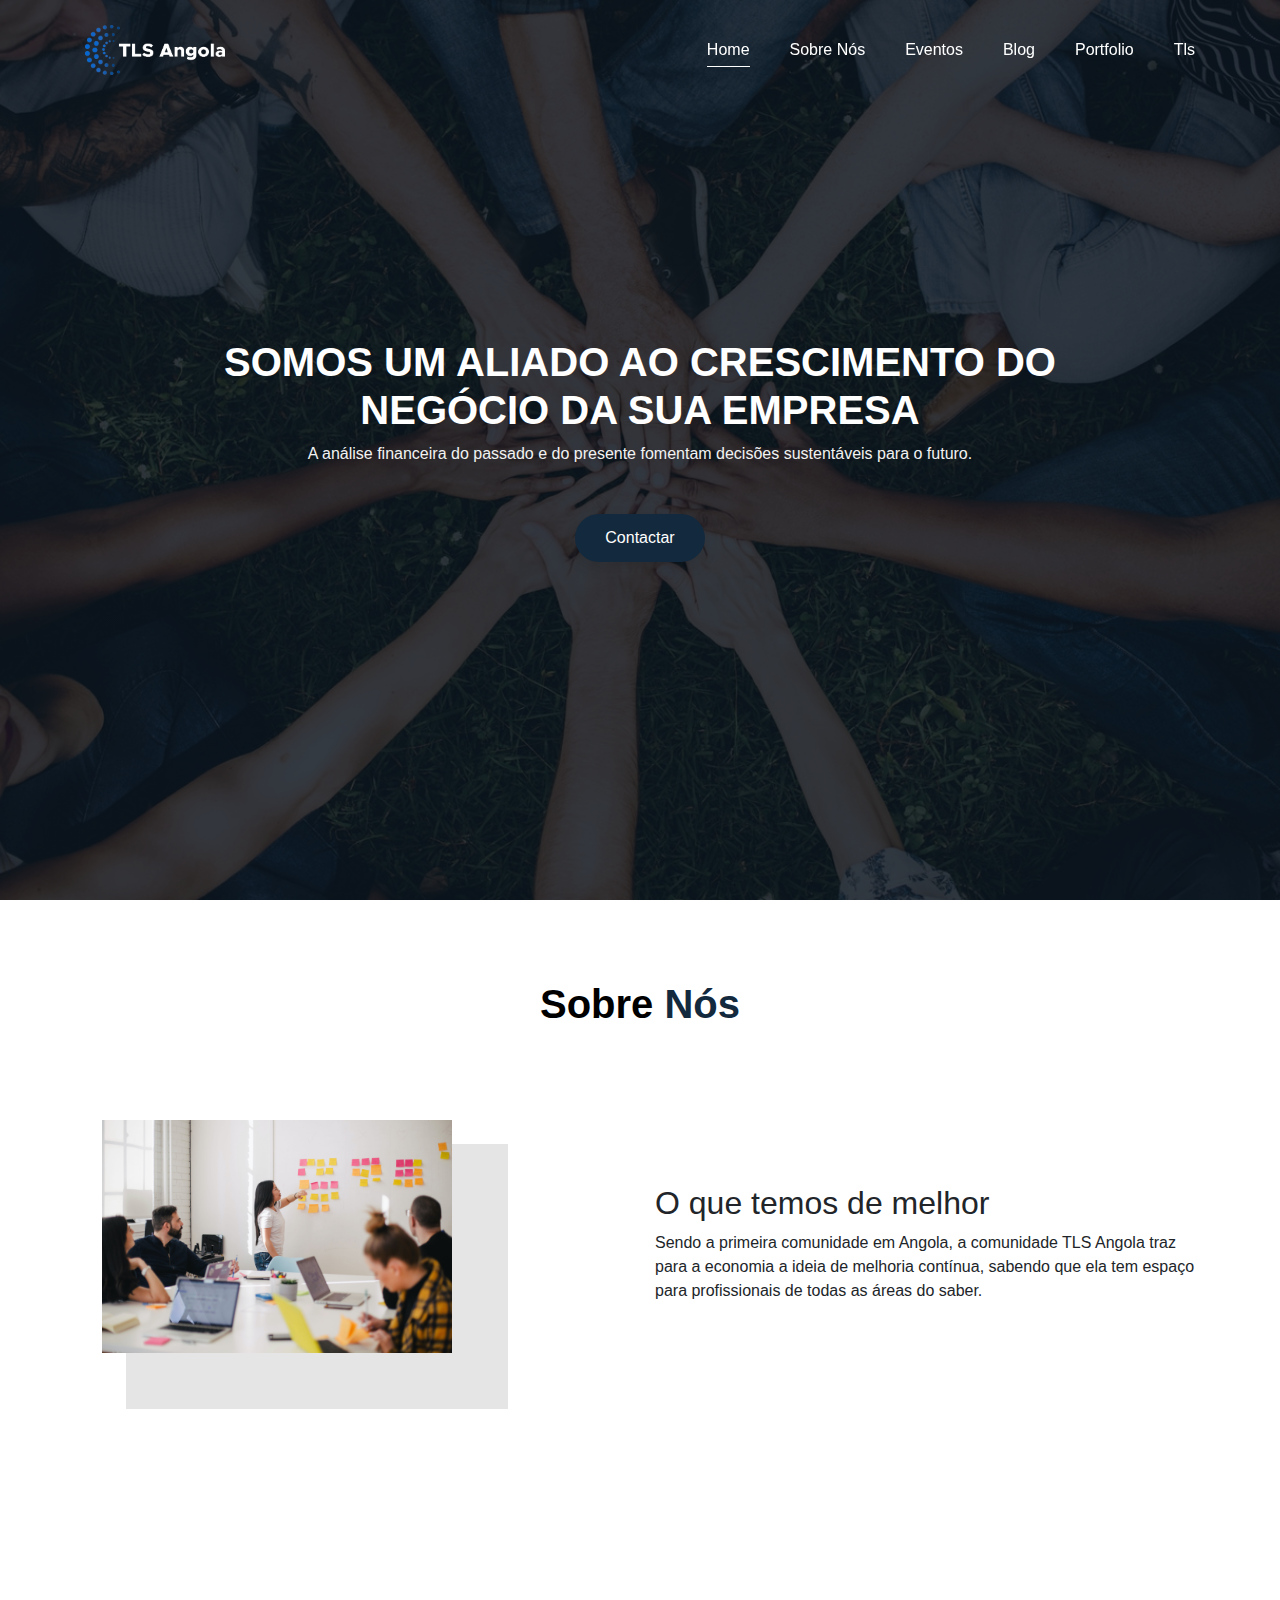
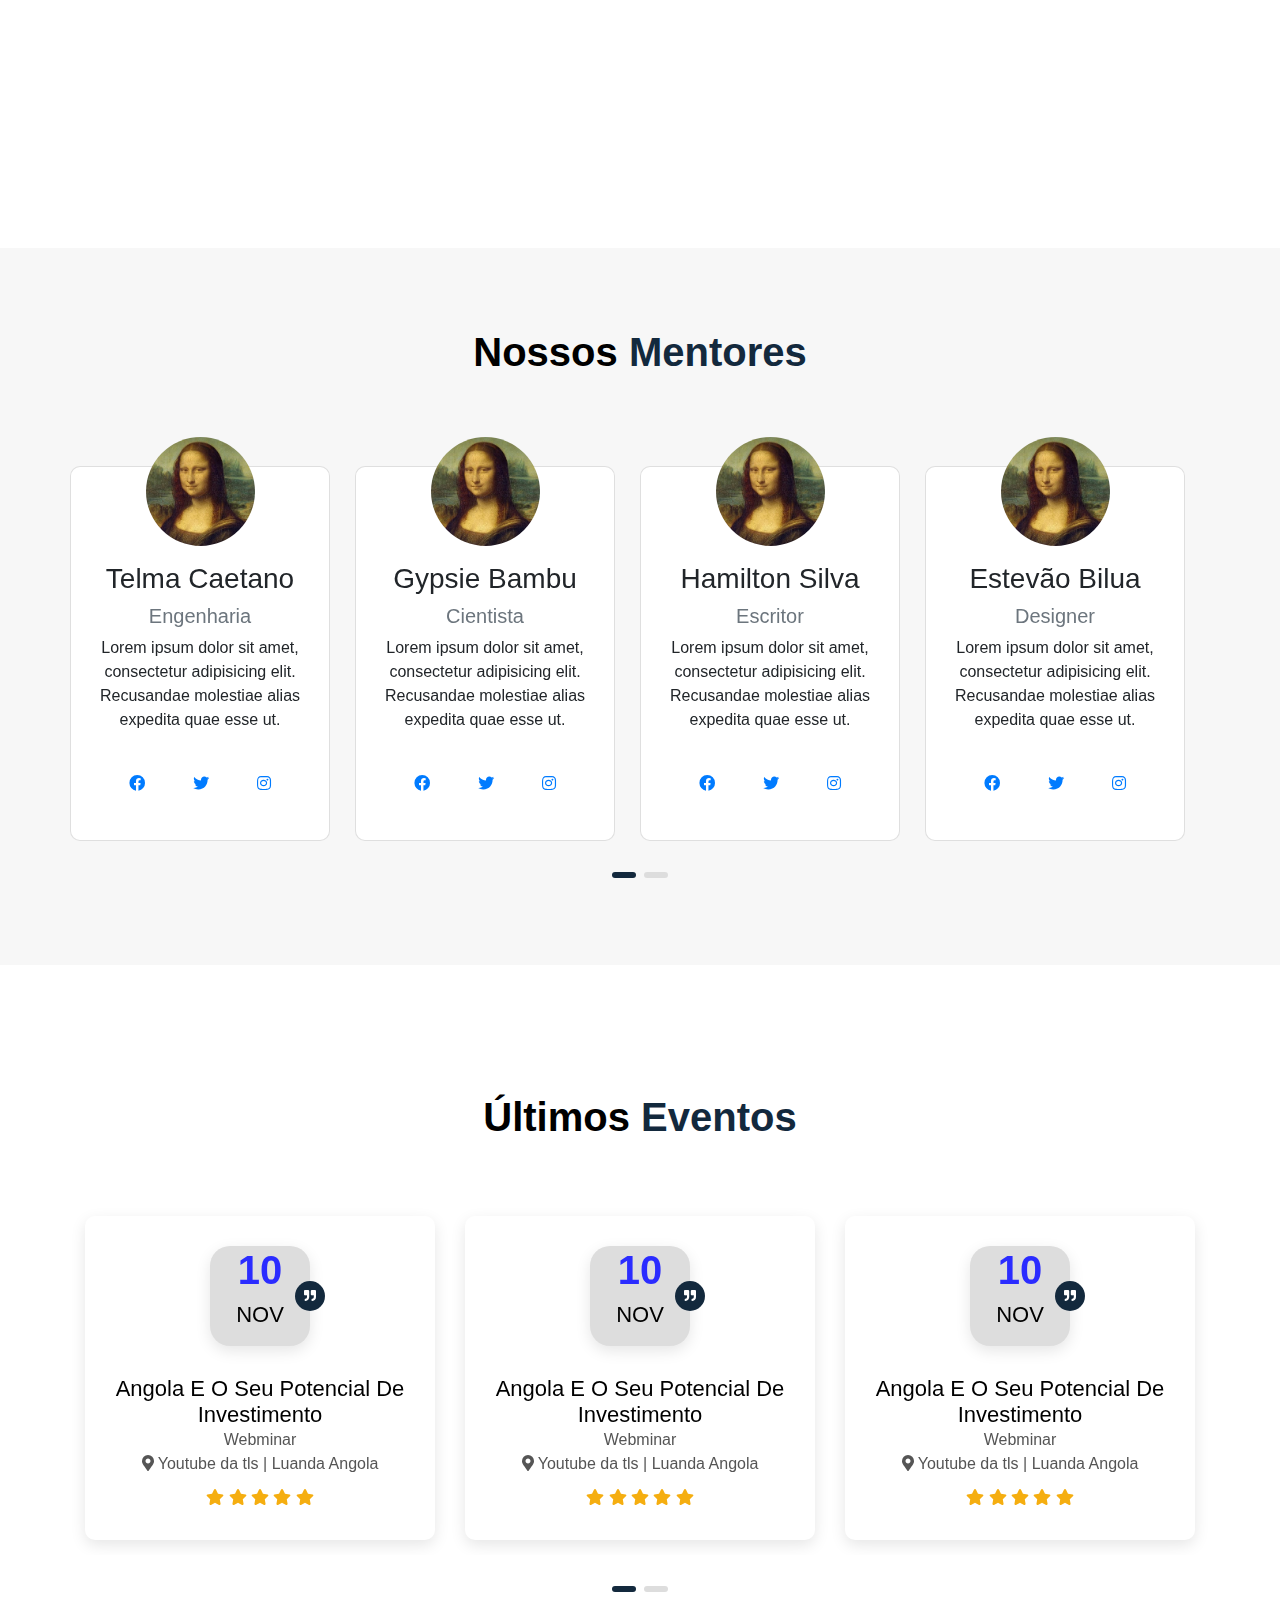
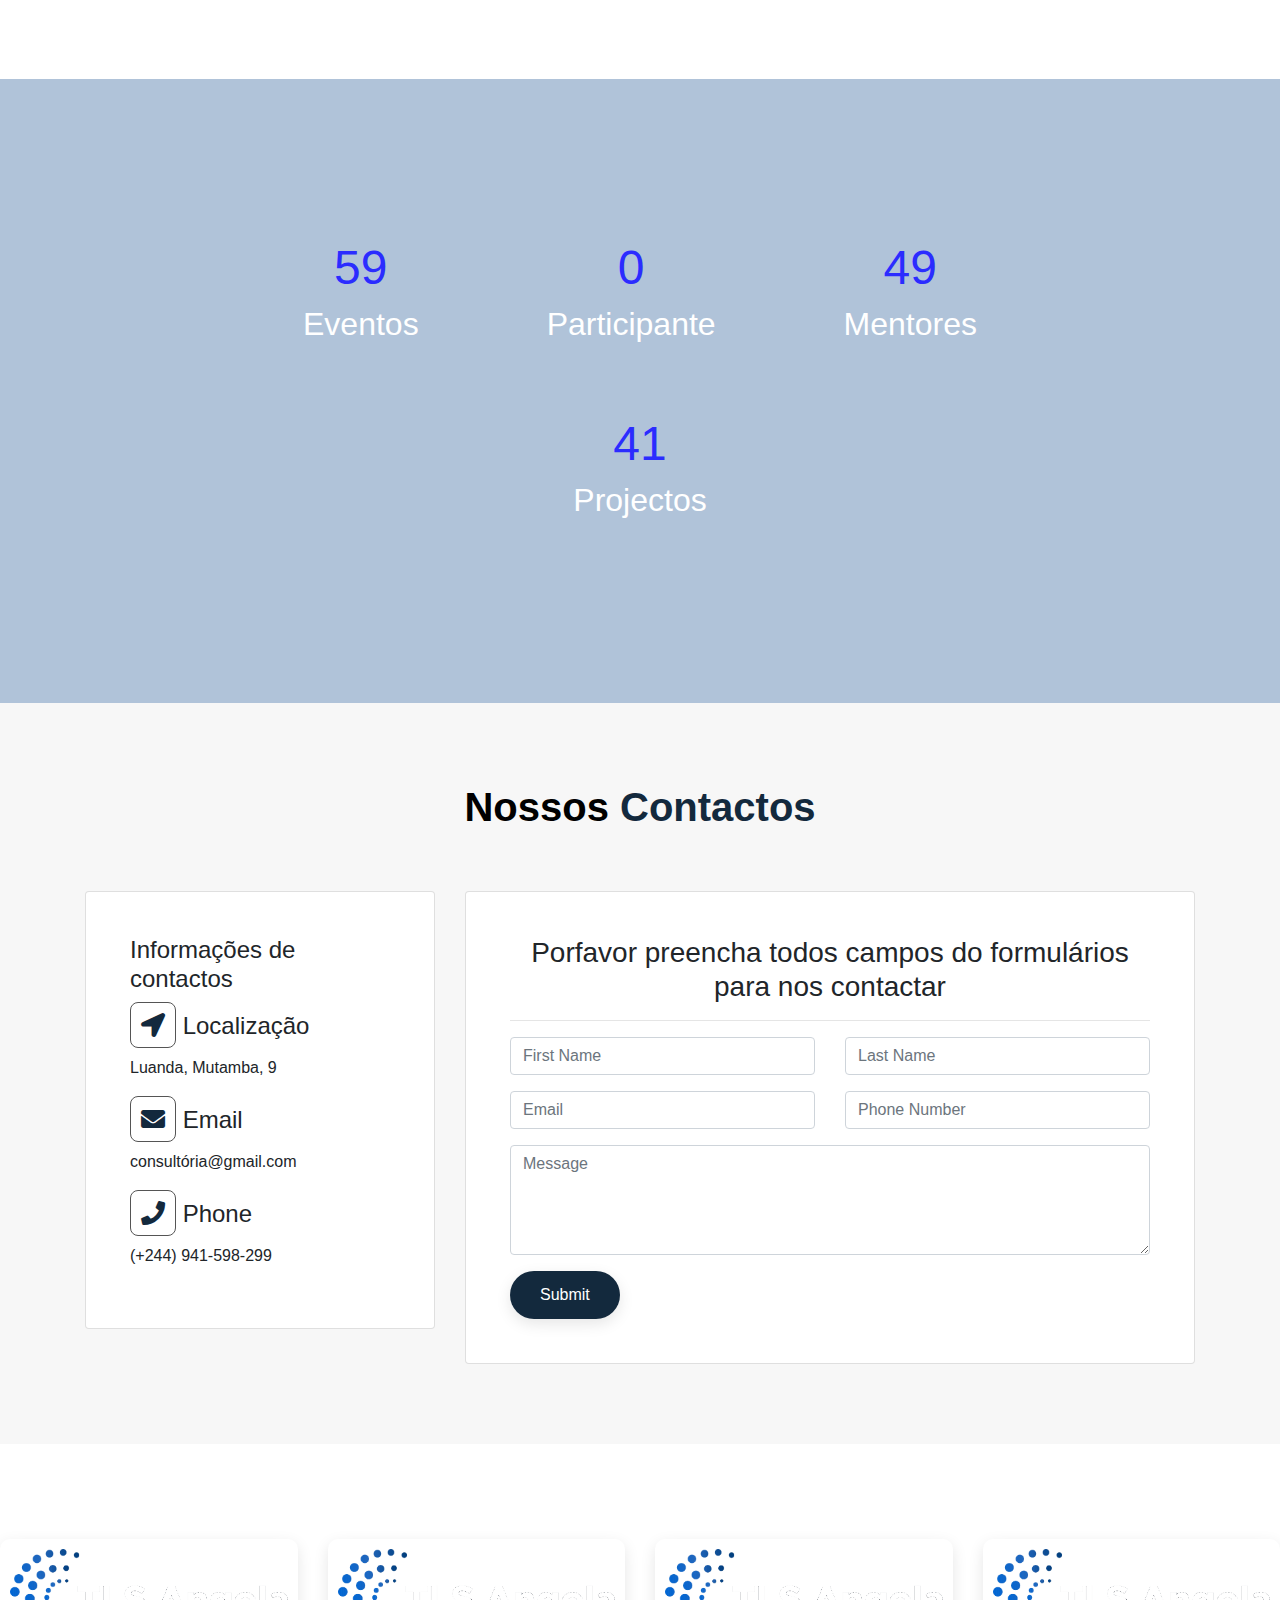
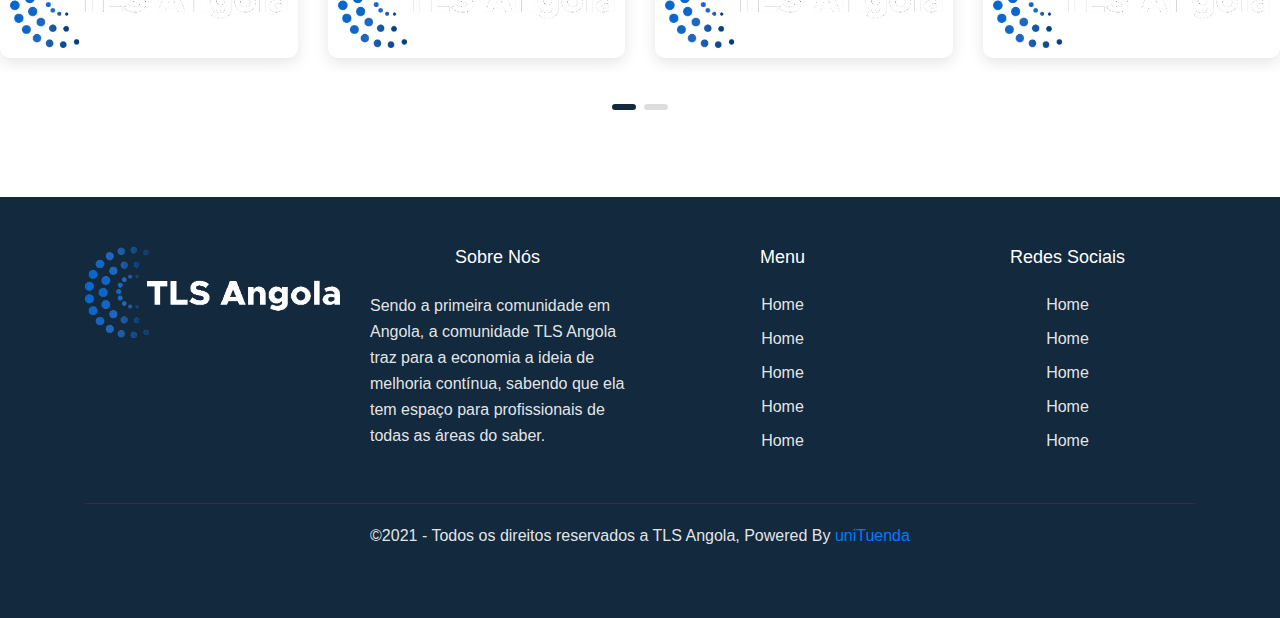
<file: index.html>
<!DOCTYPE html>
<html lang="pt">

<head>
  <title>uniTuenda</title>
  <meta charset="utf-8">
  <meta name="viewport" content="width=device-width, initial-scale=1">
  <!-- owl carousel css -->
  <link rel="stylesheet" href="css/owl.carousel.min.css">
  <!-- font awesome icons -->
  <!-- <link rel="stylesheet" href="fontawesome-free/css/all.min.css"> -->
  <link rel="stylesheet" href="https://pro.fontawesome.com/releases/v5.10.0/css/all.css">
  <!-- bootstrap css -->
  <link rel="stylesheet" href="css/bootstrap.min.css">
  <!-- main css -->
  <link rel="stylesheet" href="css/style.css">

  <link rel="shortcut icon" href="img/uniTuenda.ico" type="image/x-icon">
</head>

<body>

  <!-- navbar start-->
  <nav class="navbar navbar-expand-lg fixed-top">
    <div class="container">
      <!-- Brand -->
      <a class="navbar-brand" href="index.html">
        <img class="logo" src="img/logo.png" alt="tls-Angola logo">
      </a>
      <!-- toggler/collapsibe button -->
      <button class="navbar-toggler" type="button" data-toggle="collapse" data-target="#collapsiblenavbarNav">
        <i class="fas fa-bars"></i>
      </button>
      <div class="collapse navbar-collapse" id="collapsiblenavbarNav">
        <ul class="navbar-nav ml-auto">
          <li class="nav-item">
            <a class="nav-link active" data-scroll-nav="0" href="index.html">Home </a>
          </li>
          <li class="nav-item">
            <a class="nav-link" data-scroll-nav="1" href="#">Sobre nós </a>
          </li>
          <li class="nav-item">
            <a class="nav-link" href="event.html">Eventos </a>
          </li>
          <li class="nav-item">
            <a class="nav-link" href="blog.html">Blog </a>
          </li>
          <li class="nav-item">
            <a class="nav-link" href="">Portfolio </a>
          </li>
          <li class="nav-item">
            <a class="nav-link" href="#">tls </a>
          </li>
        </ul>
      </div>
    </div>
  </nav>
  <!-- navbar end -->

  <!-- Home section start-->
  <div class="home d-flex align-items-center" data-scroll-index="0" >
    <div class="container h-100">
      <div class="row h-100 align-items-center justify-content-center text-center">
        <div class="col-lg-10 align-self-end">
          <h1 class="text-uppercase text-white font-weight-bold">
            Somos um aliado ao crescimento do negócio da sua empresa</h1>
        </div>
        <div class="col-lg-8 align-self-baseline">
          <p class=" text-p font-weight-light mb-5">
            A análise financeira do passado e do presente fomentam decisões
            sustentáveis para o futuro.</p>
          <a class="btn btn-2" href="#about">Contactar</a>
        </div>
      </div>
    </div>
  </div>
  <!-- Home section end-->

  <!-- about -->
  <section class="abouts section-padding" id="about" data-scroll-index="1">
    <div class="container">
      <div class="row justify-content-center">
        <div class="col-lg-8">
          <div class="section-title">
            <h2>sobre <span>nós</span></h2>
          </div>
        </div>
      </div>
      <div class="row align-items-center">
        <div class="col-md-6 image-about">
          <img src="img/tls-about.jpg" alt="sobre nós">
        </div>
        <div class="col-md-6 info-about">
          <h2>O que temos de melhor</h2>
          <p>
            Sendo a primeira comunidade em Angola, a comunidade TLS Angola traz 
            para a economia a ideia de melhoria contínua, sabendo que ela tem espaço 
            para profissionais de todas as áreas do saber.
          </p>
        </div>

      </div>
    </div>
  </section>
  <!--  -->
  <!-- mentores -->
  <section id="authors" class="my-5 text-center section-padding">
    <div class="container">
      <div class="row justify-content-center">
        <div class="col-lg-8">
          <div class="section-title">
            <h2>Nossos <span>Mentores</span></h2>
          </div>
        </div>
      </div>
      <div class="row">
        <div class="owl-carousel authors-carousel">
            <div class="card authors-item">
              <div class="card-body">
                <img src="img/60429825_583785158796054_7320337328679944192_n.jpg" alt="" class="img-fluid rounded-circle w-50 mb-3">
                <h3>Telma Caetano</h3>
                <h5 class="text-muted">Engenharia</h5>
                <p>Lorem ipsum dolor sit amet, consectetur adipisicing elit. Recusandae molestiae alias expedita quae esse ut.</p>
                <div class="d-flex flex-row justify-content-center">
                  <div class="p-4">
                    <a href="#"><i class="fab fa-facebook"></i></a>
                  </div>
                  <div class="p-4">
                    <a href="#"><i class="fab fa-twitter"></i></a>
                  </div>
                  <div class="p-4">
                    <a href="#"><i class="fab fa-instagram"></i></a>
                  </div>
                </div>
              </div>
            </div>
          
            <div class="card authors-item">
              <div class="card-body">
                <img src="img/60429825_583785158796054_7320337328679944192_n.jpg" alt="" class="img-fluid rounded-circle w-50 mb-3">
                <h3>Gypsie Bambu</h3>
                <h5 class="text-muted">Cientista</h5>
                <p>Lorem ipsum dolor sit amet, consectetur adipisicing elit. Recusandae molestiae alias expedita quae esse ut.</p>
                <div class="d-flex flex-row justify-content-center">
                  <div class="p-4">
                    <a href="#"><i class="fab fa-facebook"></i></a>
                  </div>
                  <div class="p-4">
                    <a href="#"><i class="fab fa-twitter"></i></a>
                  </div>
                  <div class="p-4">
                    <a href="#"><i class="fab fa-instagram"></i></a>
                  </div>
                </div>
              </div>
            </div>
          
            <div class="card authors-item">
              <div class="card-body">
                <img src="img/60429825_583785158796054_7320337328679944192_n.jpg" alt="" class="img-fluid rounded-circle w-50 mb-3">
                <h3>Hamilton Silva</h3>
                <h5 class="text-muted">Escritor</h5>
                <p>Lorem ipsum dolor sit amet, consectetur adipisicing elit. Recusandae molestiae alias expedita quae esse ut.</p>
                <div class="d-flex flex-row justify-content-center">
                  <div class="p-4">
                    <a href="#"><i class="fab fa-facebook"></i></a>
                  </div>
                  <div class="p-4">
                    <a href="#"><i class="fab fa-twitter"></i></a>
                  </div>
                  <div class="p-4">
                    <a href="#"><i class="fab fa-instagram"></i></a>
                  </div>
                </div>
              </div>
            </div>
          
            <div class="card authors-item">
              <div class="card-body">
                <img src="img/60429825_583785158796054_7320337328679944192_n.jpg" alt="" class="img-fluid rounded-circle w-50 mb-3">
                <h3>Estevão Bilua</h3>
                <h5 class="text-muted">Designer</h5>
                <p>Lorem ipsum dolor sit amet, consectetur adipisicing elit. Recusandae molestiae alias expedita quae esse ut.</p>
                <div class="d-flex flex-row justify-content-center">
                  <div class="p-4">
                    <a href="#"><i class="fab fa-facebook"></i></a>
                  </div>
                  <div class="p-4">
                    <a href="#"><i class="fab fa-twitter"></i></a>
                  </div>
                  <div class="p-4">
                    <a href="#"><i class="fab fa-instagram"></i></a>
                  </div>
                </div>
              </div>
            </div>
            <div class="card authors-item">
              <div class="card-body">
                <img src="img/60429825_583785158796054_7320337328679944192_n.jpg" alt="" class="img-fluid rounded-circle w-50 mb-3">
                <h3>Telma Caetano</h3>
                <h5 class="text-muted">Engenharia</h5>
                <p>Lorem ipsum dolor sit amet, consectetur adipisicing elit. Recusandae molestiae alias expedita quae esse ut.</p>
                <div class="d-flex flex-row justify-content-center">
                  <div class="p-4">
                    <a href="#"><i class="fab fa-facebook"></i></a>
                  </div>
                  <div class="p-4">
                    <a href="#"><i class="fab fa-twitter"></i></a>
                  </div>
                  <div class="p-4">
                    <a href="#"><i class="fab fa-instagram"></i></a>
                  </div>
                </div>
              </div>
            </div>
          
            <div class="card authors-item">
              <div class="card-body">
                <img src="img/60429825_583785158796054_7320337328679944192_n.jpg" alt="" class="img-fluid rounded-circle w-50 mb-3">
                <h3>Gypsie Bambu</h3>
                <h5 class="text-muted">Cientista</h5>
                <p>Lorem ipsum dolor sit amet, consectetur adipisicing elit. Recusandae molestiae alias expedita quae esse ut.</p>
                <div class="d-flex flex-row justify-content-center">
                  <div class="p-4">
                    <a href="#"><i class="fab fa-facebook"></i></a>
                  </div>
                  <div class="p-4">
                    <a href="#"><i class="fab fa-twitter"></i></a>
                  </div>
                  <div class="p-4">
                    <a href="#"><i class="fab fa-instagram"></i></a>
                  </div>
                </div>
              </div>
            </div>
          
            <div class="card authors-item">
              <div class="card-body">
                <img src="img/60429825_583785158796054_7320337328679944192_n.jpg" alt="" class="img-fluid rounded-circle w-50 mb-3">
                <h3>Hamilton Silva</h3>
                <h5 class="text-muted">Escritor</h5>
                <p>Lorem ipsum dolor sit amet, consectetur adipisicing elit. Recusandae molestiae alias expedita quae esse ut.</p>
                <div class="d-flex flex-row justify-content-center">
                  <div class="p-4">
                    <a href="#"><i class="fab fa-facebook"></i></a>
                  </div>
                  <div class="p-4">
                    <a href="#"><i class="fab fa-twitter"></i></a>
                  </div>
                  <div class="p-4">
                    <a href="#"><i class="fab fa-instagram"></i></a>
                  </div>
                </div>
              </div>
            </div>
          
            <div class="card authors-item">
              <div class="card-body">
                <img src="img/60429825_583785158796054_7320337328679944192_n.jpg" alt="" class="img-fluid rounded-circle w-50 mb-3">
                <h3>Estevão Bilua</h3>
                <h5 class="text-muted">Designer</h5>
                <p>Lorem ipsum dolor sit amet, consectetur adipisicing elit. Recusandae molestiae alias expedita quae esse ut.</p>
                <div class="d-flex flex-row justify-content-center">
                  <div class="p-4">
                    <a href="#"><i class="fab fa-facebook"></i></a>
                  </div>
                  <div class="p-4">
                    <a href="#"><i class="fab fa-twitter"></i></a>
                  </div>
                  <div class="p-4">
                    <a href="#"><i class="fab fa-instagram"></i></a>
                  </div>
                </div>
              </div>
            </div>
          
        </div>
      </div>
    </div>
  </section>

  <!--  -->
  <section class="testimonials section-padding">
    <div class="container">
      <div class="row justify-content-center">
        <div class="col-lg-8">
          <div class="section-title">
            <h2>Últimos <span>Eventos</span></h2>
          </div>
        </div>
      </div>
      <div class="row">
        <div class="owl-carousel testimonials-carousel">
          <div class="testimonial-item">
            <div class="img-box">
              <!-- <img src="img/passe7.jpg" alt=""> -->
              <h1>10</h1>
              <h3>NOV</h3>
              <i class="fas fa-quote-right"></i>
            </div>
            <h3>Angola e o seu Potencial de investimento</h3>
            
            <div class="">
              <span><i class=""></i> Webminar</span>
              <span><i class="fas fa-map-marker-alt"></i> Youtube da tls | Luanda Angola</span>
            </div>
            
            <div class="rating">
              <i class="fas fa-star"></i>
              <i class="fas fa-star"></i>
              <i class="fas fa-star"></i>
              <i class="fas fa-star"></i>
              <i class="fas fa-star"></i>
            </div>
          </div>
          <div class="testimonial-item">
            <div class="img-box">
              <!-- <img src="img/passe7.jpg" alt=""> -->
              <h1>10</h1>
              <h3>NOV</h3>
              <i class="fas fa-quote-right"></i>
            </div>
            
            <h3>Angola e o seu Potencial de investimento</h3>
            <div class="">
              <span><i class=""></i> Webminar</span>
              <span><i class="fas fa-map-marker-alt"></i> Youtube da tls | Luanda Angola</span>
            </div>
            <div class="rating">
              <i class="fas fa-star"></i>
              <i class="fas fa-star"></i>
              <i class="fas fa-star"></i>
              <i class="fas fa-star"></i>
              <i class="fas fa-star"></i>
            </div>
          </div>
          <div class="testimonial-item">
            <div class="img-box">
              <!-- <img src="img/passe7.jpg" alt=""> -->
              <h1>10</h1>
              <h3>NOV</h3>
              <i class="fas fa-quote-right"></i>
            </div>
            
            <h3>Angola e o seu Potencial de investimento</h3>
            <div class="">
              <span><i class=""></i> Webminar</span>
              <span><i class="fas fa-map-marker-alt"></i> Youtube da tls | Luanda Angola</span>
            </div>
            <div class="rating">
              <i class="fas fa-star"></i>
              <i class="fas fa-star"></i>
              <i class="fas fa-star"></i>
              <i class="fas fa-star"></i>
              <i class="fas fa-star"></i>
            </div>
          </div>

          <div class="testimonial-item">
            <div class="img-box">
              <!-- <img src="img/passe7.jpg" alt=""> -->
              <h1>10</h1>
              <h3>NOV</h3>
              <i class="fas fa-quote-right"></i>
            </div>
            <h3>Angola e o seu Potencial de investimento</h3>
            <div class="">
              <span><i class=""></i> Webminar</span>
              <span><i class="fas fa-map-marker-alt"></i> Youtube da tls | Luanda Angola</span>
            </div>
            <div class="rating">
              <i class="fas fa-star"></i>
              <i class="fas fa-star"></i>
              <i class="fas fa-star"></i>
              <i class="fas fa-star"></i>
              <i class="fas fa-star"></i>
            </div>
          </div>
        </div>
      </div>
    </div>
  </section>

  <!--Help-->
  <section id="home-quote" class="p-md-5">
    <div class="container">
      <div class="row">
        <blockquote class="blockquote text-center text-white p-md-5 p-3">
          <!-- <p class="display-4"><em>"A felicidade não está na estrada que leva a algum lugar. A felicidade é a própria
              estrada."</em></p>
          <footer class="blockquote-footer text-white">Bob Dylan</footer> -->
          <div class="counting">
            <div class="box">
              <h1 class="count" data-count="1200">1200+</h1>
              <h3>Eventos</h3>
            </div>
            <div class="box">
              <h1 class="count" data-count="15">15+</h1>
              <h3>Participante</h3>
            </div>
            <div class="box">
              <h1 class="count" data-count="1000">1000+</h1>
              <h3>Mentores</h3>
            </div>
            <div class="box">
              <h1 class="count" data-count="840">840+</h1>
              <h3>Projectos</h3>
            </div>
          </div>
        </blockquote>
      </div>
    </div>
  </section>
  <!--  -->
  <!-- contact -->
  <section class="contact section-padding" data-scroll-index="4">
    <div class="container">

      <div class="row justify-content-center">
        <div class="col-lg-8">
          <div class="section-title">
            <h2>Nossos <span>Contactos</span></h2>
          </div>
        </div>
      </div>

      <div class="row">
        <div class="col-md-4">
          <div class="card p-4">
            <div class="card-body">
              <h4>Informações de contactos</h4>
              
              <h4><i class="fas fa-location-arrow"></i> Localização</h4>
              <p>Luanda, Mutamba, 9</p>
              <h4><i class="fas fa-envelope"></i> Email</h4>
              <p>consultória@gmail.com</p>
              <h4><i class="fas fa-phone"></i> Phone</h4>
              <p>(+244) 941-598-299</p>
            </div>
          </div>
        </div>
        <div class="col-md-8">
          <div class="card p-4">
            <div class="card-body">
              <h3 class="text-center">Porfavor preencha todos campos do formulários para nos contactar</h3>
              <hr>
              <div class="row">
                <div class="col-md-6">
                  <div class="form-group">
                    <input type="text" class="form-control" placeholder="First Name">
                  </div>
                </div>
                <div class="col-md-6">
                  <div class="form-group">
                    <input type="text" class="form-control" placeholder="Last Name">
                  </div>
                </div>
                <div class="col-md-6">
                  <div class="form-group">
                    <input type="text" class="form-control" placeholder="Email">
                  </div>
                </div>
                <div class="col-md-6">
                  <div class="form-group">
                    <input type="text" class="form-control" placeholder="Phone Number">
                  </div>
                </div>
              </div>
              <div class="row">
                <div class="col-md-12">
                  <div class="form-group">
                    <textarea rows="4" class="form-control" placeholder="Message"></textarea>
                  </div>
                </div>
                <div class="col-md-12">
                  <input type="submit" class="btn btn-2">
                </div>
              </div>
            </div>
          </div>
        </div>
      </div>
    </div>
  </section>

  <!--  -->
  <section class="team section-padding"
    <div class="container">
      <!-- <div class="row justify-content-center">
        <div class="col-lg-8">
          <div class="section-title">
            <h2>Nossos <span>Parceiros</span></h2>
          </div>
        </div>
      </div> -->
      <div class="row">
        <div class="owl-carousel team-carousel">
          <div class="team-item">
            <img src="img/logo.png" alt="">
            <!-- <h3>simaon</h3>
            <span>web dev</span>
            <a href="#" class="btn btn-2">Visitar</a> -->
          </div>
          <div class="team-item">
            <img src="img/logo.png" alt="">
            <!-- <h3>simaon</h3>
            <span>web dev</span>
            <a href="#" class="btn btn-2">Visitar</a> -->
          </div>
          <div class="team-item">
            <img src="img/logo.png" alt="">
            <!-- <h3>simaon</h3>
            <span>web dev</span>
            <a href="#" class="btn btn-2">Visitar</a> -->
          </div>
          <div class="team-item">
            <img src="img/logo.png" alt="">
            <!-- <h3>simaon</h3>
            <span>web dev</span>
            <a href="#" class="btn btn-2">Visitar</a> -->
          </div>
          <div class="team-item">
            <img src="img/logo.png" alt="">
            <!-- <h3>simaon</h3>
            <span>web dev</span>
            <a href="#" class="btn btn-2">Visitar</a> -->
          </div>
          <div class="team-item">
            <img src="img/logo.png" alt="">
            <!-- <h3>simaon</h3>
            <span>web dev</span>
            <a href="#" class="btn btn-2">Visitar</a> -->
          </div>
        </div>
      </div>
    </div>
  </section>
  <!--  -->

  <div class="footer section-padding">
    <div class="container">
      <div class="row">
        <div class="col-lg-3 col-md-6">
          <div class="footer-col">
            <img src="img/logo.png" alt="">
          </div>
        </div>
        <div class="col-lg-3 col-md-6">
          <div class="footer-col">
            <h3>Sobre nós</h3>
            <p>
              Sendo a primeira comunidade em Angola, a comunidade TLS Angola 
              traz para a economia a ideia de melhoria contínua, sabendo que ela 
              tem espaço para profissionais de todas as áreas do saber.
            </p>
          </div>
        </div>
        <div class="col-lg-3 col-md-6">
          <div class="footer-col">
            <h3>Menu</h3>
            <ul>
              <li><a href="#">Home</a></li>
              <li><a href="#">Home</a></li>
              <li><a href="#">Home</a></li>
              <li><a href="#">Home</a></li>
              <li><a href="#">Home</a></li>
            </ul>
          </div>
        </div>
        <div class="col-lg-3 col-md-6">
          <div class="footer-col">
            <h3>Redes Sociais</h3>
            <ul>
              <li><a href="#">Home</a></li>
              <li><a href="#">Home</a></li>
              <li><a href="#">Home</a></li>
              <li><a href="#">Home</a></li>
              <li><a href="#">Home</a></li>
            </ul>
          </div>
        </div>
      </div>
      <div class="row">
        <div class="col-lg-12">
          <div class="copyright-text">&copy;2021 - Todos os direitos reservados a TLS Angola, Powered By <a href="uniTuenda.ao">uniTuenda</a></div>
        </div>
      </div>
    </div>
  </div>

  <!-- jquery js -->
  <script src="js/jquery.min.js"></script>
  <!-- popper js -->
  <script src="js/popper.min.js"></script>
  <!-- bootstrap js -->
  <script src="js/bootstrap.min.js"></script>
  <!-- owl carousel js -->
  <script src="js/owl.carousel.min.js"></script>
  <!-- ScrollIt js -->
  <script src="js/scrollIt.min.js"></script>
  <!-- main js -->
  <script src="js/main.js"></script>
</body>

</html>
</file>
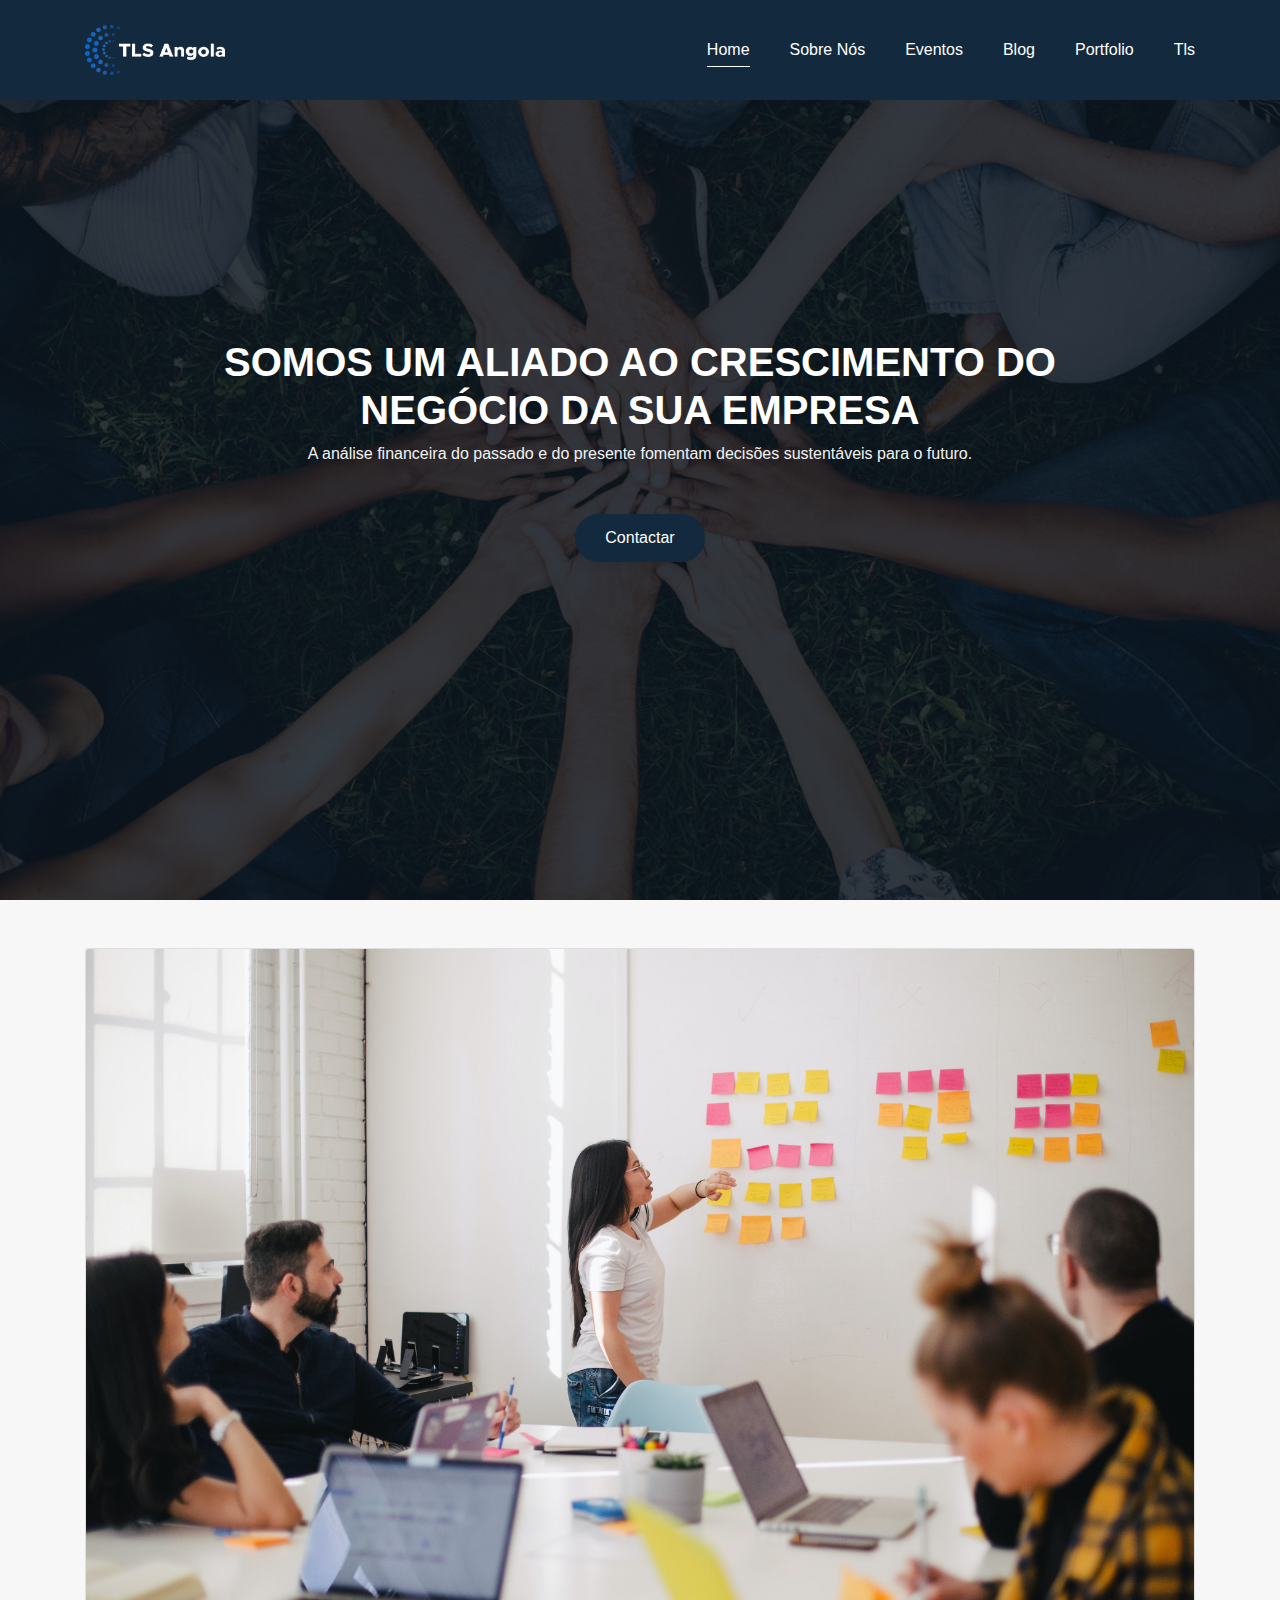
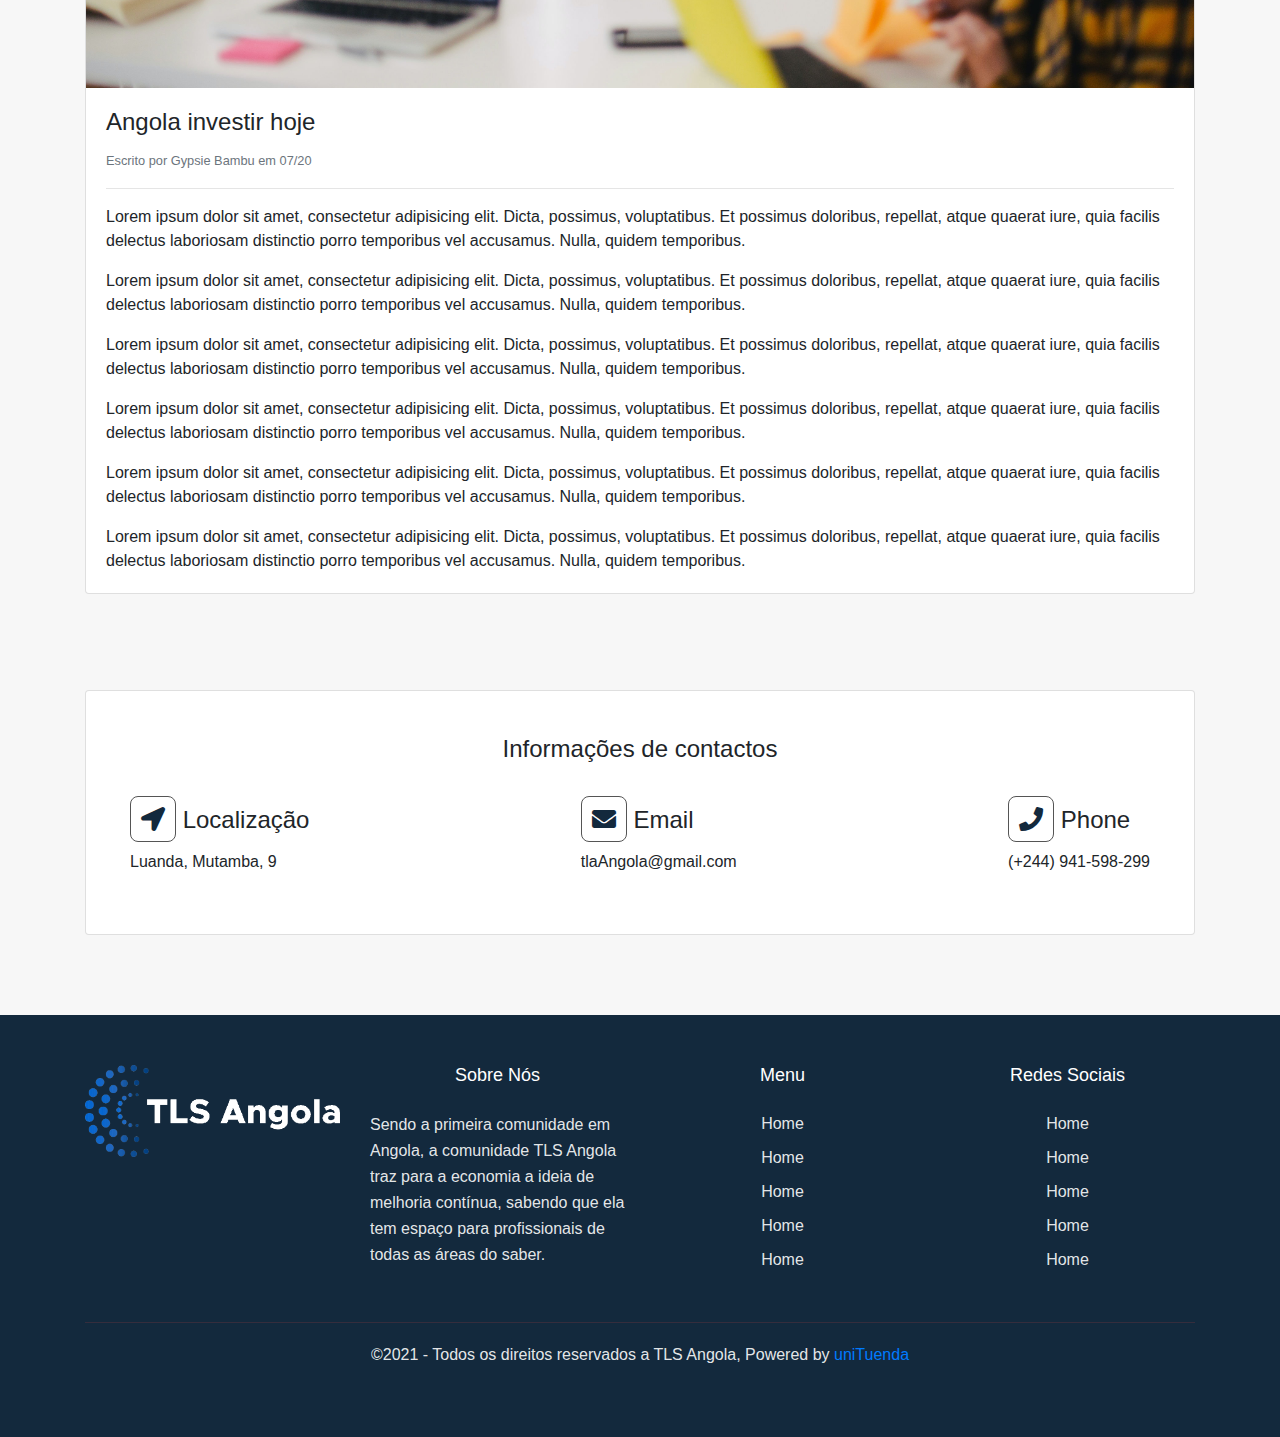
<file: article.html>
<!DOCTYPE html>
<html lang="pt">

<head>
  <title>uniTuenda</title>
  <meta charset="utf-8">
  <meta name="viewport" content="width=device-width, initial-scale=1">
  <!-- owl carousel css -->
  <link rel="stylesheet" href="css/owl.carousel.min.css">
  <!-- font awesome icons -->
  <!-- <link rel="stylesheet" href="fontawesome-free/css/all.min.css"> -->
  <link rel="stylesheet" href="https://pro.fontawesome.com/releases/v5.10.0/css/all.css">
  <!-- bootstrap css -->
  <link rel="stylesheet" href="css/bootstrap.min.css">
  <!-- main css -->
  <link rel="stylesheet" href="css/style.css">

  <link rel="shortcut icon" href="img/uniTuenda.ico" type="image/x-icon">
</head>

<body>

  <!-- navbar start-->
  <nav class="navbar navbar-expand-lg fixed-top bg">
    <div class="container">
      <!-- Brand -->
      <a class="navbar-brand" href="index.html">
        <img class="logo" src="img/logo.png" alt="tls-Angola logo">
      </a>
      <!-- toggler/collapsibe button -->
      <button class="navbar-toggler" type="button" data-toggle="collapse" data-target="#collapsiblenavbarNav">
        <i class="fas fa-bars"></i>
      </button>
      <div class="collapse navbar-collapse" id="collapsiblenavbarNav">
        <ul class="navbar-nav ml-auto">
          <li class="nav-item">
            <a class="nav-link active" data-scroll-nav="0" href="#">Home </a>
          </li>
          <li class="nav-item">
            <a class="nav-link" data-scroll-nav="1" href="#">Sobre nós </a>
          </li>
          <li class="nav-item">
            <a class="nav-link" data-scroll-nav="2" href="#">Eventos </a>
          </li>
          <li class="nav-item">
            <a class="nav-link" data-scroll-nav="3" href="#">Blog </a>
          </li>
          <li class="nav-item">
            <a class="nav-link"  data-scroll-nav="4"href="#">Portfolio </a>
          </li>
          <li class="nav-item">
            <a class="nav-link"  data-scroll-nav="5"href="#">tls </a>
          </li>
        </ul>
      </div>
    </div>
  </nav>
  <!-- navbar end -->

  <!-- Home section start-->
  <div class="home d-flex align-items-center" data-scroll-index="0" >
    <div class="container h-100">
      <div class="row h-100 align-items-center justify-content-center text-center">
        <div class="col-lg-10 align-self-end">
          <h1 class="text-uppercase text-white font-weight-bold">
            Somos um aliado ao crescimento do negócio da sua empresa</h1>
        </div>
        <div class="col-lg-8 align-self-baseline">
          <p class=" text-p font-weight-light mb-5">
            A análise financeira do passado e do presente fomentam decisões
            sustentáveis para o futuro.</p>
          <a class="btn btn-2" href="#about">Contactar</a>
        </div>
      </div>
    </div>
  </div>
   <!--Home section end-->

  <section id="blog" class="py-3 pt-5 bgb">
    <div class="container">
      <div class="row">
        <div class="col-12">
          <!-- <div class="card-columns"> -->
            <div class="card">
              <img src="img/tls-about.jpg" alt="" class="card-img-top img-fluid">
              <div class="card-body">
                <h4 class="card-title">Angola investir hoje</h4>
                <small class="text-muted">Escrito por Gypsie Bambu em 07/20</small>
                <hr>
                <p class="card-text">Lorem ipsum dolor sit amet, consectetur 
                  adipisicing elit. Dicta, possimus, voluptatibus. Et possimus 
                  doloribus, repellat, atque quaerat iure, quia facilis delectus 
                  laboriosam distinctio porro temporibus vel accusamus. Nulla, 
                  quidem temporibus.</p>
                <p class="card-text">Lorem ipsum dolor sit amet, consectetur 
                  adipisicing elit. Dicta, possimus, voluptatibus. Et possimus 
                  doloribus, repellat, atque quaerat iure, quia facilis delectus 
                  laboriosam distinctio porro temporibus vel accusamus. Nulla, 
                  quidem temporibus.</p>
                <p class="card-text">Lorem ipsum dolor sit amet, consectetur 
                  adipisicing elit. Dicta, possimus, voluptatibus. Et possimus 
                  doloribus, repellat, atque quaerat iure, quia facilis delectus 
                  laboriosam distinctio porro temporibus vel accusamus. Nulla, 
                  quidem temporibus.</p>
                <p class="card-text">Lorem ipsum dolor sit amet, consectetur 
                  adipisicing elit. Dicta, possimus, voluptatibus. Et possimus 
                  doloribus, repellat, atque quaerat iure, quia facilis delectus 
                  laboriosam distinctio porro temporibus vel accusamus. Nulla, 
                  quidem temporibus.</p>
                <p class="card-text">Lorem ipsum dolor sit amet, consectetur 
                  adipisicing elit. Dicta, possimus, voluptatibus. Et possimus 
                  doloribus, repellat, atque quaerat iure, quia facilis delectus 
                  laboriosam distinctio porro temporibus vel accusamus. Nulla, 
                  quidem temporibus.</p>
                <p class="card-text">Lorem ipsum dolor sit amet, consectetur 
                  adipisicing elit. Dicta, possimus, voluptatibus. Et possimus 
                  doloribus, repellat, atque quaerat iure, quia facilis delectus 
                  laboriosam distinctio porro temporibus vel accusamus. Nulla, 
                  quidem temporibus.</p>
                  
              </div>
            </div>

          <!-- </div> -->
        </div>
      </div>
    </div>
  </section>

  <!--Help
  <section id="home-quote" class="p-md-5">
    <div class="container">
      <div class="row">
        <blockquote class="blockquote text-center text-white p-md-5 p-3">
          <p class="display-4"><em>"A felicidade não está na estrada que leva a algum lugar. A felicidade é a própria
              estrada."</em></p>
          <footer class="blockquote-footer text-white">Bob Dylan</footer>
        </blockquote>
      </div>
    </div>
  </section>
  -->
  <!-- contact -->
  <section class="contact section-padding" data-scroll-index="4">
    <div class="container">

      <div class="row">
        <div class="col-md-12">
          <div class="card p-4">
            <div class="card-body">
              <h4 class="text-center pb-4">Informações de contactos</h4>
              
              <div class="d-flex flex-wrap justify-content-between">
                <div>
                  <h4><i class="fas fa-location-arrow"></i> Localização</h4>
                  <p>Luanda, Mutamba, 9</p>
                </div>
                <div>
                  <h4><i class="fas fa-envelope"></i> Email</h4>
                  <p>tlaAngola@gmail.com</p>
                </div>
                <div>
                  <h4><i class="fas fa-phone"></i> Phone</h4>
                  <p>(+244) 941-598-299</p>
                </div>
              </div>
            </div>
          </div>
        </div>
      </div>
    </div>
  </section>
  <!--  -->
  <!--  -->
  <div class="footer section-padding">
    <div class="container">
      <div class="row">
        <div class="col-lg-3 col-md-6">
          <div class="footer-col">
            <img src="img/logo.png" alt="">
          </div>
        </div>
        <div class="col-lg-3 col-md-6">
          <div class="footer-col">
            <h3>Sobre nós</h3>
            <p>
              Sendo a primeira comunidade em Angola, a comunidade TLS Angola 
              traz para a economia a ideia de melhoria contínua, sabendo que ela 
              tem espaço para profissionais de todas as áreas do saber.
            </p>
          </div>
        </div>
        <div class="col-lg-3 col-md-6">
          <div class="footer-col">
            <h3>Menu</h3>
            <ul>
              <li><a href="#">Home</a></li>
              <li><a href="#">Home</a></li>
              <li><a href="#">Home</a></li>
              <li><a href="#">Home</a></li>
              <li><a href="#">Home</a></li>
            </ul>
          </div>
        </div>
        <div class="col-lg-3 col-md-6">
          <div class="footer-col">
            <h3>Redes Sociais</h3>
            <ul>
              <li><a href="#">Home</a></li>
              <li><a href="#">Home</a></li>
              <li><a href="#">Home</a></li>
              <li><a href="#">Home</a></li>
              <li><a href="#">Home</a></li>
            </ul>
          </div>
        </div>
      </div>
      <div class="row">
        <div class="col-lg-12">
          <div class="copyright-text">&copy;2021 - Todos os direitos reservados a TLS Angola, Powered by <a href="uniTuenda.ao">uniTuenda</a></div>
        </div>
      </div>
    </div>
  </div>

  <!-- jquery js -->
  <script src="js/jquery.min.js"></script>
  <!-- popper js -->
  <script src="js/popper.min.js"></script>
  <!-- bootstrap js -->
  <script src="js/bootstrap.min.js"></script>
  <!-- owl carousel js -->
  <script src="js/owl.carousel.min.js"></script>
  <!-- ScrollIt js -->
  <script src="js/scrollIt.min.js"></script>
  <!-- main js -->
  <script src="js/main.js"></script>
</body>

</html>
</file>
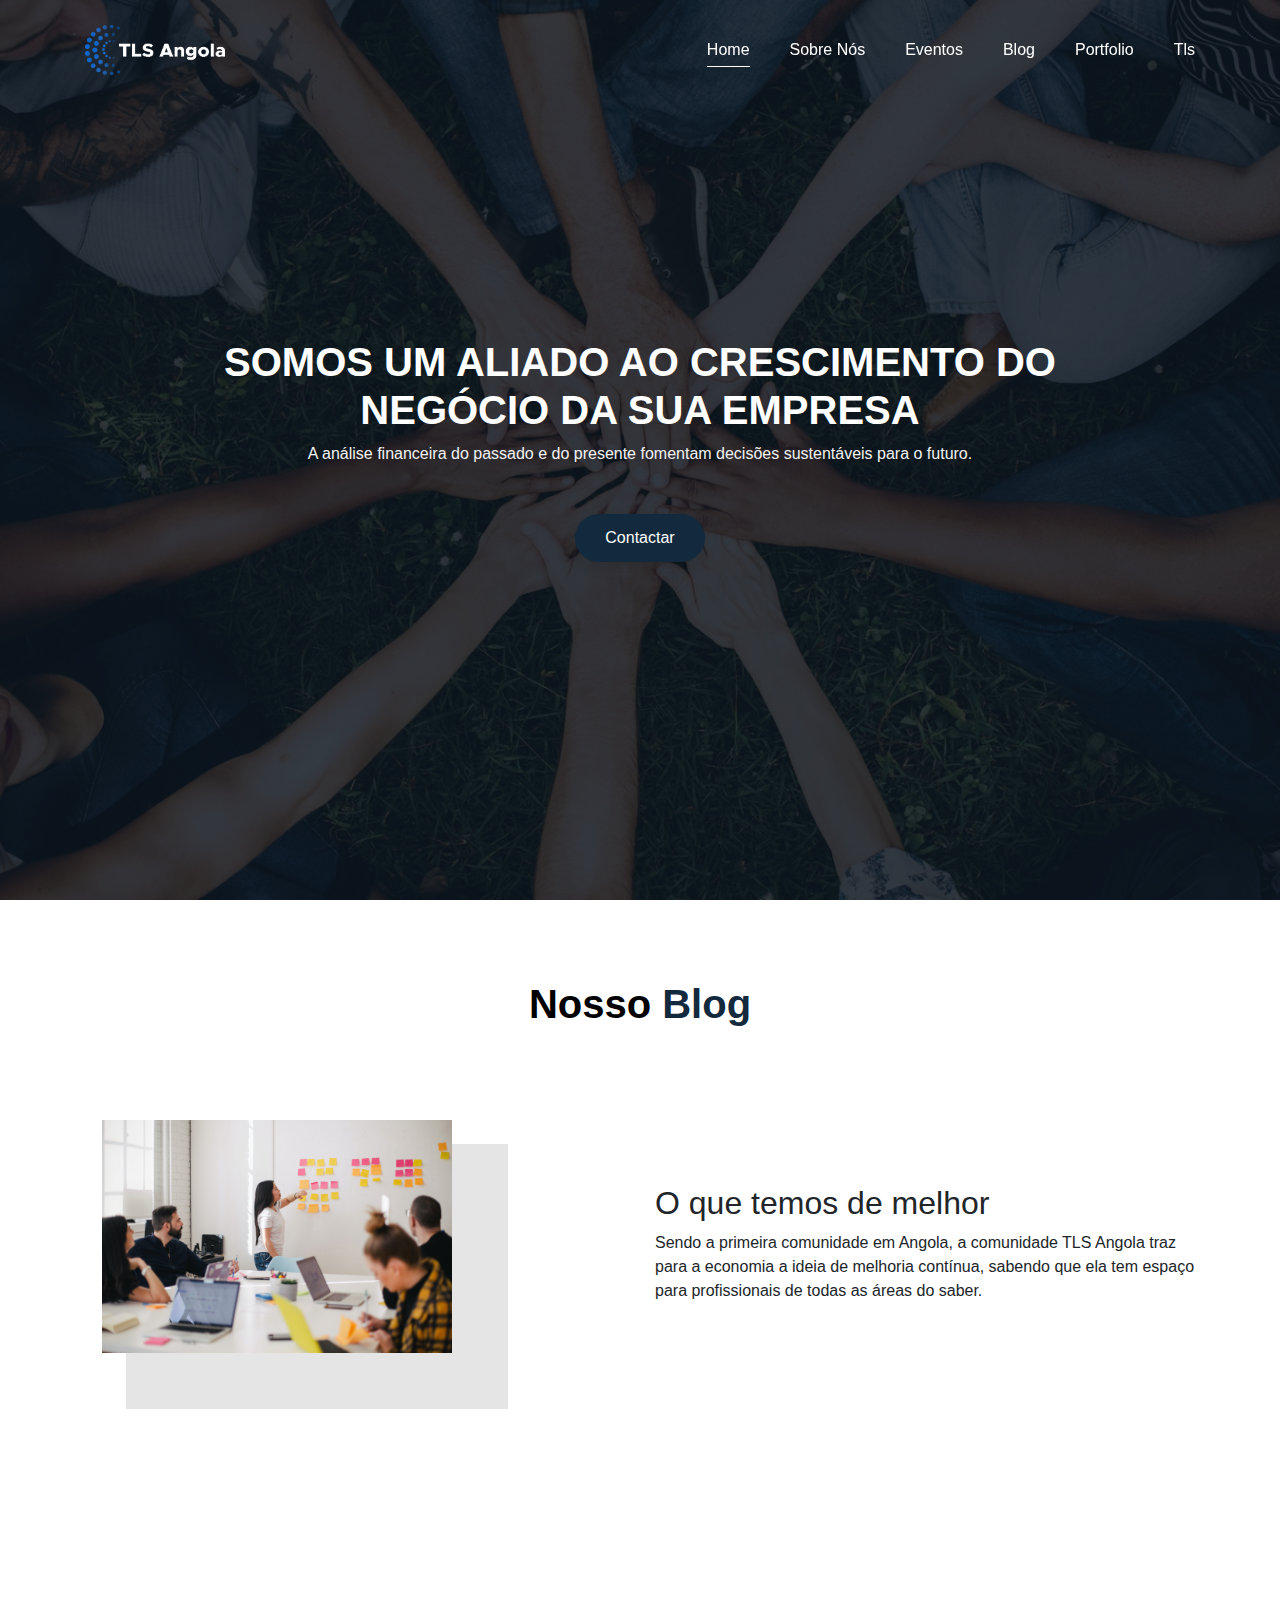
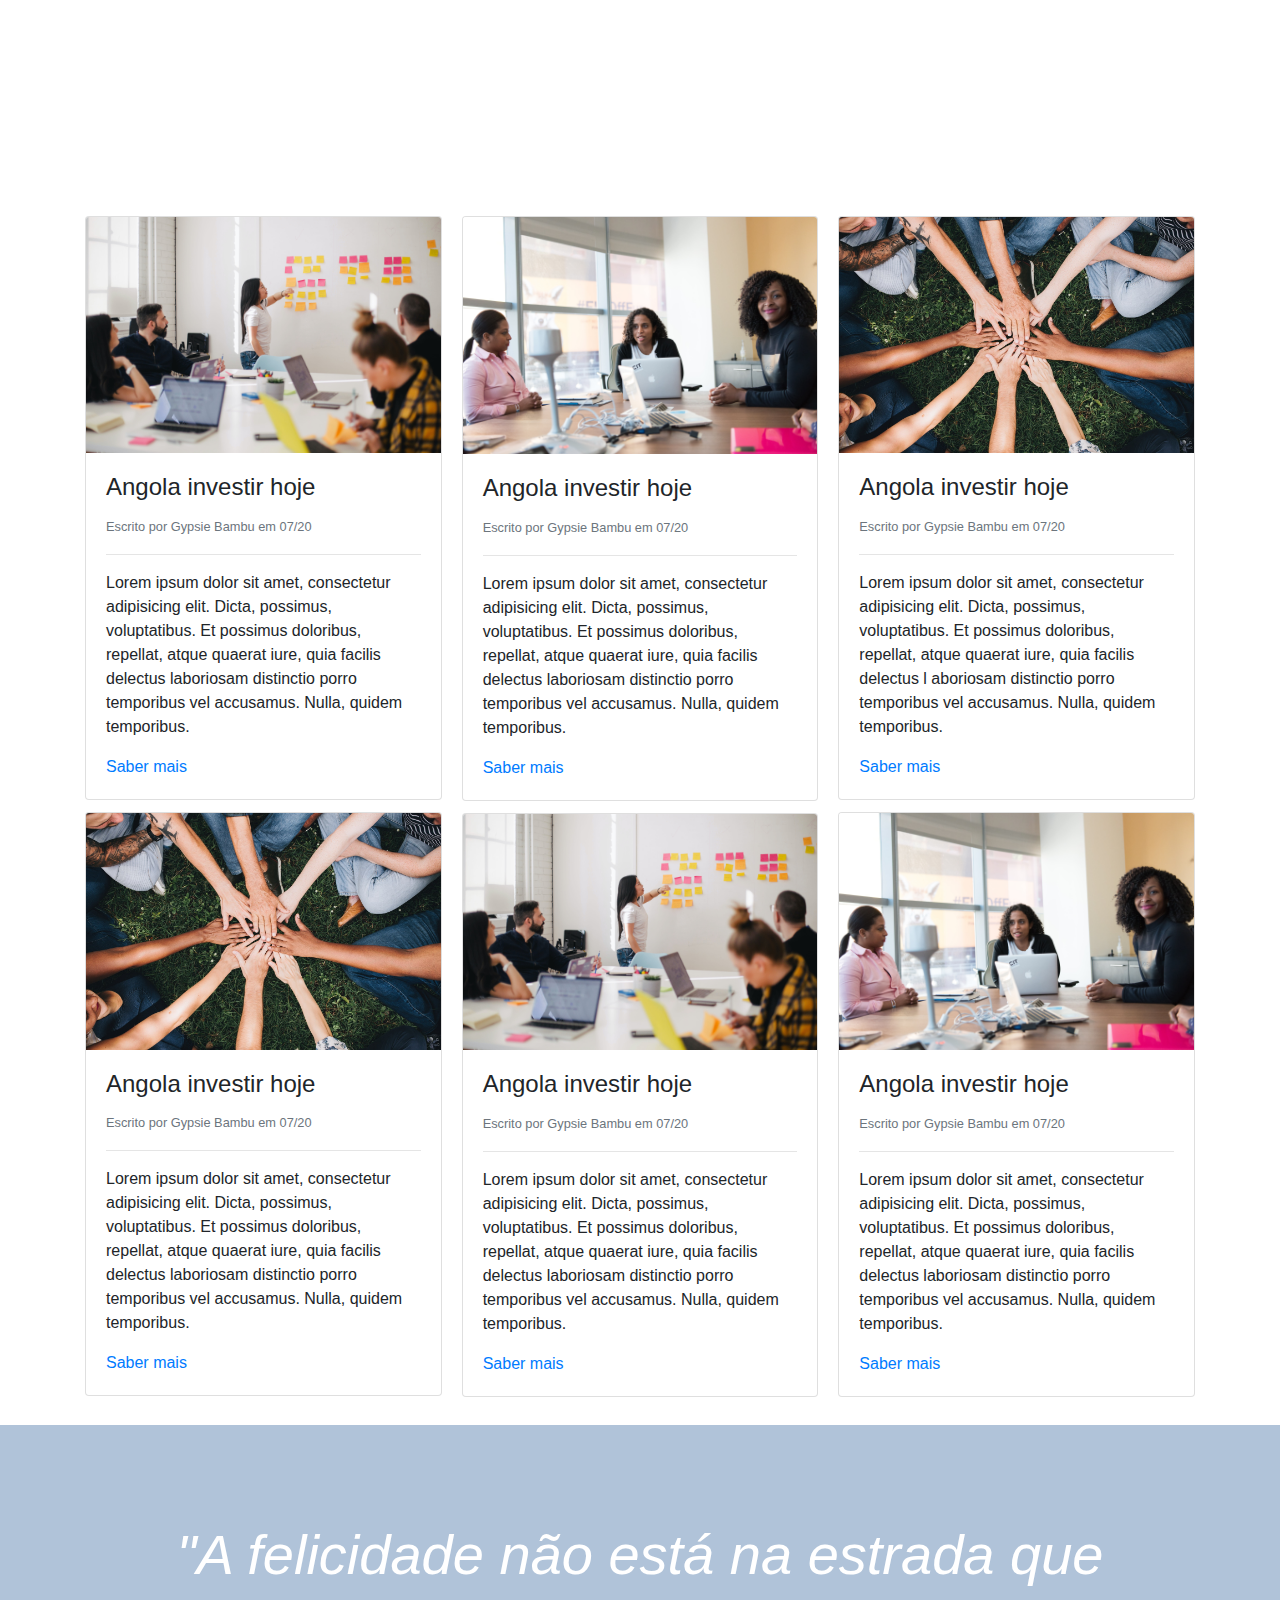
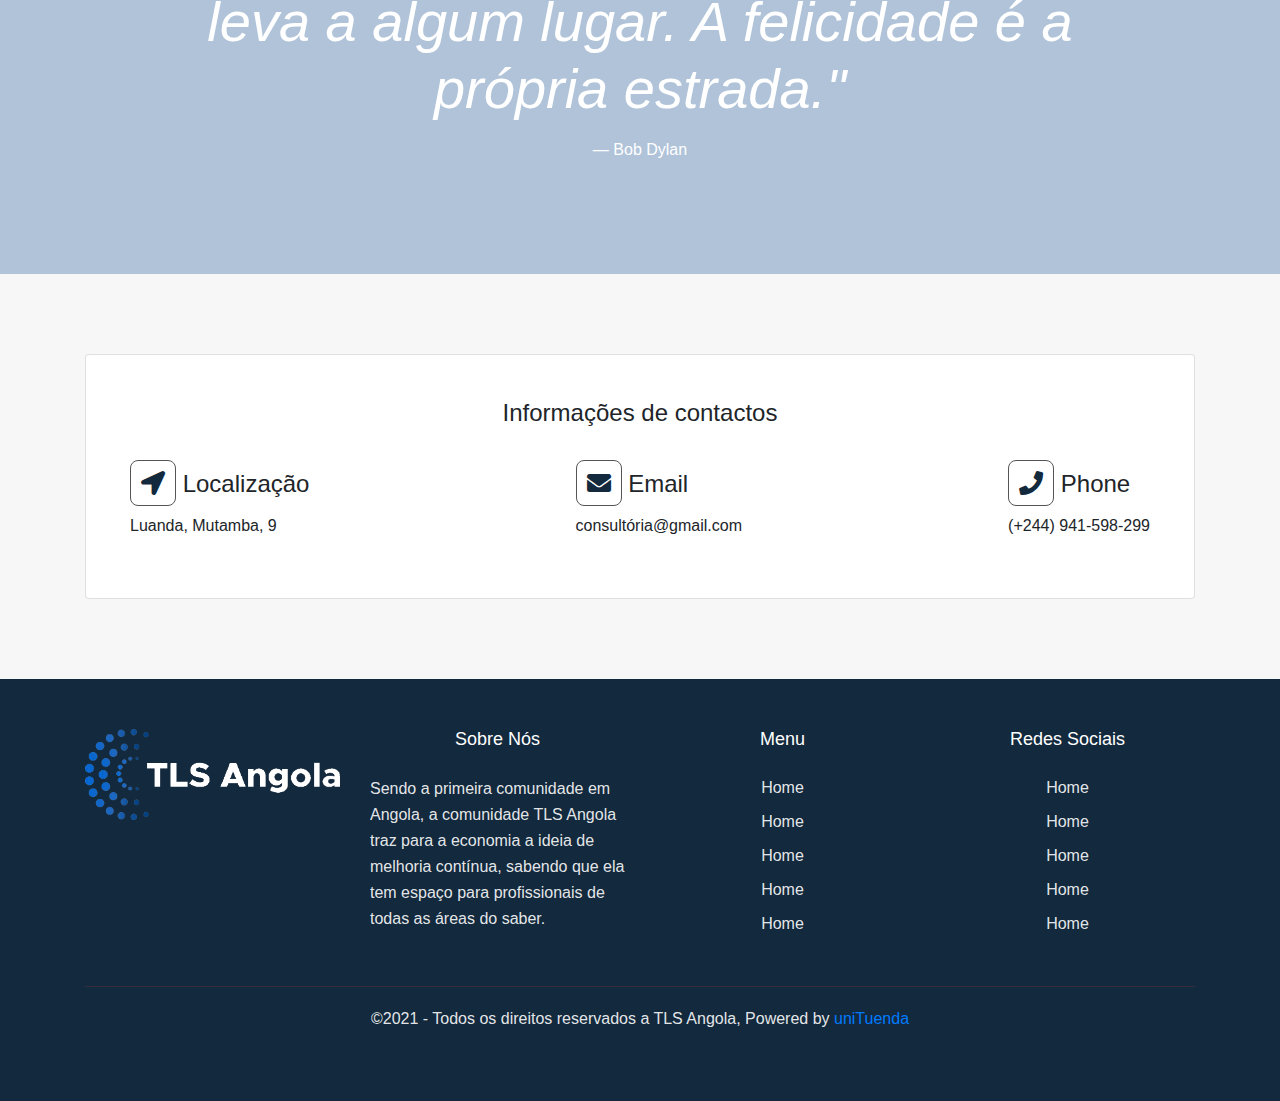
<file: blog.html>
<!DOCTYPE html>
<html lang="pt">

<head>
  <title>uniTuenda</title>
  <meta charset="utf-8">
  <meta name="viewport" content="width=device-width, initial-scale=1">
  <!-- owl carousel css -->
  <link rel="stylesheet" href="css/owl.carousel.min.css">
  <!-- font awesome icons -->
  <link rel="stylesheet" href="https://pro.fontawesome.com/releases/v5.10.0/css/all.css">
  <!-- <link rel="stylesheet" href="fontawesome-free/css/all.min.css"> -->
  <!-- bootstrap css -->
  <link rel="stylesheet" href="css/bootstrap.min.css">
  <!-- main css -->
  <link rel="stylesheet" href="css/style.css">

  <link rel="shortcut icon" href="img/uniTuenda.ico" type="image/x-icon">
</head>

<body>

  <!-- navbar start-->
  <nav class="navbar navbar-expand-lg fixed-top">
    <div class="container">
      <!-- Brand -->
      <a class="navbar-brand" href="index.html">
        <img class="logo" src="img/logo.png" alt="tls-Angola logo">
      </a>
      <!-- toggler/collapsibe button -->
      <button class="navbar-toggler" type="button" data-toggle="collapse" data-target="#collapsiblenavbarNav">
        <i class="fas fa-bars"></i>
      </button>
      <div class="collapse navbar-collapse" id="collapsiblenavbarNav">
        <ul class="navbar-nav ml-auto">
          <li class="nav-item">
            <a class="nav-link active" href="index.html">Home </a>
          </li>
          <li class="nav-item">
            <a class="nav-link" href="index.html">Sobre nós </a>
          </li>
          <li class="nav-item">
            <a class="nav-link" href="event.html">Eventos </a>
          </li>
          <li class="nav-item">
            <a class="nav-link" href="blog.html">Blog </a>
          </li>
          <li class="nav-item">
            <a class="nav-link" href="#">Portfolio </a>
          </li>
          <li class="nav-item">
            <a class="nav-link"  href="#">tls </a>
          </li>
        </ul>
      </div>
    </div>
  </nav>
  <!-- navbar end -->

  <!-- Home section start-->
  <div class="home d-flex align-items-center" data-scroll-index="0" >
    <div class="container h-100">
      <div class="row h-100 align-items-center justify-content-center text-center">
        <div class="col-lg-10 align-self-end">
          <h1 class="text-uppercase text-white font-weight-bold">
            Somos um aliado ao crescimento do negócio da sua empresa</h1>
        </div>
        <div class="col-lg-8 align-self-baseline">
          <p class=" text-p font-weight-light mb-5">
            A análise financeira do passado e do presente fomentam decisões
            sustentáveis para o futuro.</p>
          <a class="btn btn-2" href="#about">Contactar</a>
        </div>
      </div>
    </div>
  </div>
  <!-- Home section end-->

  <!-- about -->
  <section class="abouts section-padding" id="about" data-scroll-index="1">
    <div class="container">
      <div class="row justify-content-center">
        <div class="col-lg-8">
          <div class="section-title">
            <h2>Nosso <span>Blog</span></h2>
          </div>
        </div>
      </div>
      <div class="row align-items-center">
        <div class="col-md-6 image-about">
          <img src="img/tls-about.jpg" alt="sobre nós">
        </div>
        <div class="col-md-6 info-about">
          <h2>O que temos de melhor</h2>
          <p>
            Sendo a primeira comunidade em Angola, a comunidade TLS Angola traz 
            para a economia a ideia de melhoria contínua, sabendo que ela tem espaço 
            para profissionais de todas as áreas do saber.
          </p>
        </div>

      </div>
    </div>
  </section>

  <!--  -->
  <section id="blog" class="py-3">
    <div class="container">
      <div class="row">
        <div class="col">
          <div class="card-columns">
            <div class="card">
              <img src="img/tls-about.jpg" alt="" class="card-img-top img-fluid">
              <div class="card-body">
                <h4 class="card-title">Angola investir hoje</h4>
                <small class="text-muted">Escrito por Gypsie Bambu em 07/20</small>
                <hr>
                <p class="card-text">Lorem ipsum dolor sit amet, consectetur 
                  adipisicing elit. Dicta, possimus, voluptatibus. Et possimus 
                  doloribus, repellat, atque quaerat iure, quia facilis delectus 
                  laboriosam distinctio porro temporibus vel accusamus. Nulla, 
                  quidem temporibus.</p>
                  <a href="article.html">Saber mais</a>
              </div>
            </div>

            <div class="card">
              <img src="img/tls-image.jpg" alt="" class="card-img-top img-fluid">
              <div class="card-body">
                <h4 class="card-title">Angola investir hoje</h4>
                <small class="text-muted">Escrito por Gypsie Bambu em 07/20</small>
                <hr>
                <p class="card-text">Lorem ipsum dolor sit amet, consectetur 
                  adipisicing elit. Dicta, possimus, voluptatibus. Et possimus 
                  doloribus, repellat, atque quaerat iure, quia facilis delectus 
                  laboriosam distinctio porro temporibus vel accusamus. Nulla, 
                  quidem temporibus.</p>
                  <a href="article.html">Saber mais</a>
              </div>
            </div>

            <div class="card">
              <img src="img/tls-parti.jpg" alt="" class="card-img-top img-fluid">
              <div class="card-body">
                <h4 class="card-title">Angola investir hoje</h4>
                <small class="text-muted">Escrito por Gypsie Bambu em 07/20</small>
                <hr>
                <p class="card-text">Lorem ipsum dolor sit amet, consectetur 
                  adipisicing elit. Dicta, possimus, voluptatibus. Et possimus 
                  doloribus, repellat, atque quaerat iure, quia facilis delectus 
                  laboriosam distinctio porro temporibus vel accusamus. Nulla, 
                  quidem temporibus.</p>
                  <a href="article.html">Saber mais</a>
              </div>
            </div>
            <div class="card">
              <img src="img/tls-about.jpg" alt="" class="card-img-top img-fluid">
              <div class="card-body">
                <h4 class="card-title">Angola investir hoje</h4>
                <small class="text-muted">Escrito por Gypsie Bambu em 07/20</small>
                <hr>
                <p class="card-text">Lorem ipsum dolor sit amet, consectetur 
                  adipisicing elit. Dicta, possimus, voluptatibus. Et possimus 
                  doloribus, repellat, atque quaerat iure, quia facilis delectus 
                  laboriosam distinctio porro temporibus vel accusamus. Nulla, 
                  quidem temporibus.</p>
                  <a href="article.html">Saber mais</a>
              </div>
            </div>

            <div class="card">
              <img src="img/tls-image.jpg" alt="" class="card-img-top img-fluid">
              <div class="card-body">
                <h4 class="card-title">Angola investir hoje</h4>
                <small class="text-muted">Escrito por Gypsie Bambu em 07/20</small>
                <hr>
                <p class="card-text">Lorem ipsum dolor sit amet, consectetur 
                  adipisicing elit. Dicta, possimus, voluptatibus. Et possimus 
                  doloribus, repellat, atque quaerat iure, quia facilis delectus l
                  aboriosam distinctio porro temporibus vel accusamus. Nulla, 
                  quidem temporibus.</p>
                  <a href="article.html">Saber mais</a>
              </div>
            </div>
            <div class="card">
              <img src="img/tls-parti.jpg" alt="" class="card-img-top img-fluid">
              <div class="card-body">
                <h4 class="card-title">Angola investir hoje</h4>
                <small class="text-muted">Escrito por Gypsie Bambu em 07/20</small>
                <hr>
                <p class="card-text">Lorem ipsum dolor sit amet, consectetur 
                  adipisicing elit. Dicta, possimus, voluptatibus. Et possimus 
                  doloribus, repellat, atque quaerat iure, quia facilis delectus 
                  laboriosam distinctio porro temporibus vel accusamus. Nulla, 
                  quidem temporibus.</p>
                  <a href="article.html">Saber mais</a>
              </div>
            </div>

          </div>
        </div>
      </div>
    </div>
  </section>

  <!--Help-->
  <section id="home-quote" class="p-md-5">
    <div class="container">
      <div class="row">
        <blockquote class="blockquote text-center text-white p-md-5 p-3">
          <p class="display-4"><em>"A felicidade não está na estrada que leva a algum lugar. A felicidade é a própria
              estrada."</em></p>
          <footer class="blockquote-footer text-white">Bob Dylan</footer>
        </blockquote>
      </div>
    </div>
  </section>
  <!--  -->
  <!-- contact -->
  <section class="contact section-padding" data-scroll-index="4">
    <div class="container">

      <div class="row">
        <div class="col-md-12">
          <div class="card p-4">
            <div class="card-body">
              <h4 class="text-center pb-4">Informações de contactos</h4>
              
              <div class="d-flex justify-content-between">
                <div>
                  <h4><i class="fas fa-location-arrow"></i> Localização</h4>
                  <p>Luanda, Mutamba, 9</p>
                </div>
                <div>
                  <h4><i class="fas fa-envelope"></i> Email</h4>
                  <p>consultória@gmail.com</p>
                </div>
                <div>
                  <h4><i class="fas fa-phone"></i> Phone</h4>
                  <p>(+244) 941-598-299</p>
                </div>
              </div>
            </div>
          </div>
        </div>
      </div>
    </div>
  </section>
  <!--  -->
  <!--  -->
  <div class="footer section-padding">
    <div class="container">
      <div class="row">
        <div class="col-lg-3 col-md-6">
          <div class="footer-col">
            <img src="img/logo.png" alt="">
          </div>
        </div>
        <div class="col-lg-3 col-md-6">
          <div class="footer-col">
            <h3>Sobre nós</h3>
            <p>
              Sendo a primeira comunidade em Angola, a comunidade TLS Angola 
              traz para a economia a ideia de melhoria contínua, sabendo que ela 
              tem espaço para profissionais de todas as áreas do saber.
            </p>
          </div>
        </div>
        <div class="col-lg-3 col-md-6">
          <div class="footer-col">
            <h3>Menu</h3>
            <ul>
              <li><a href="#">Home</a></li>
              <li><a href="#">Home</a></li>
              <li><a href="#">Home</a></li>
              <li><a href="#">Home</a></li>
              <li><a href="#">Home</a></li>
            </ul>
          </div>
        </div>
        <div class="col-lg-3 col-md-6">
          <div class="footer-col">
            <h3>Redes Sociais</h3>
            <ul>
              <li><a href="#">Home</a></li>
              <li><a href="#">Home</a></li>
              <li><a href="#">Home</a></li>
              <li><a href="#">Home</a></li>
              <li><a href="#">Home</a></li>
            </ul>
          </div>
        </div>
      </div>
      <div class="row">
        <div class="col-lg-12">
          <div class="copyright-text">&copy;2021 - Todos os direitos reservados a TLS Angola, Powered by <a href="uniTuenda.ao">uniTuenda</a></div>
        </div>
      </div>
    </div>
  </div>

  <!-- jquery js -->
  <script src="js/jquery.min.js"></script>
  <!-- popper js -->
  <script src="js/popper.min.js"></script>
  <!-- bootstrap js -->
  <script src="js/bootstrap.min.js"></script>
  <!-- owl carousel js -->
  <script src="js/owl.carousel.min.js"></script>
  <!-- ScrollIt js -->
  <script src="js/scrollIt.min.js"></script>
  <!-- main js -->
  <script src="js/main.js"></script>
</body>

</html>
</file>
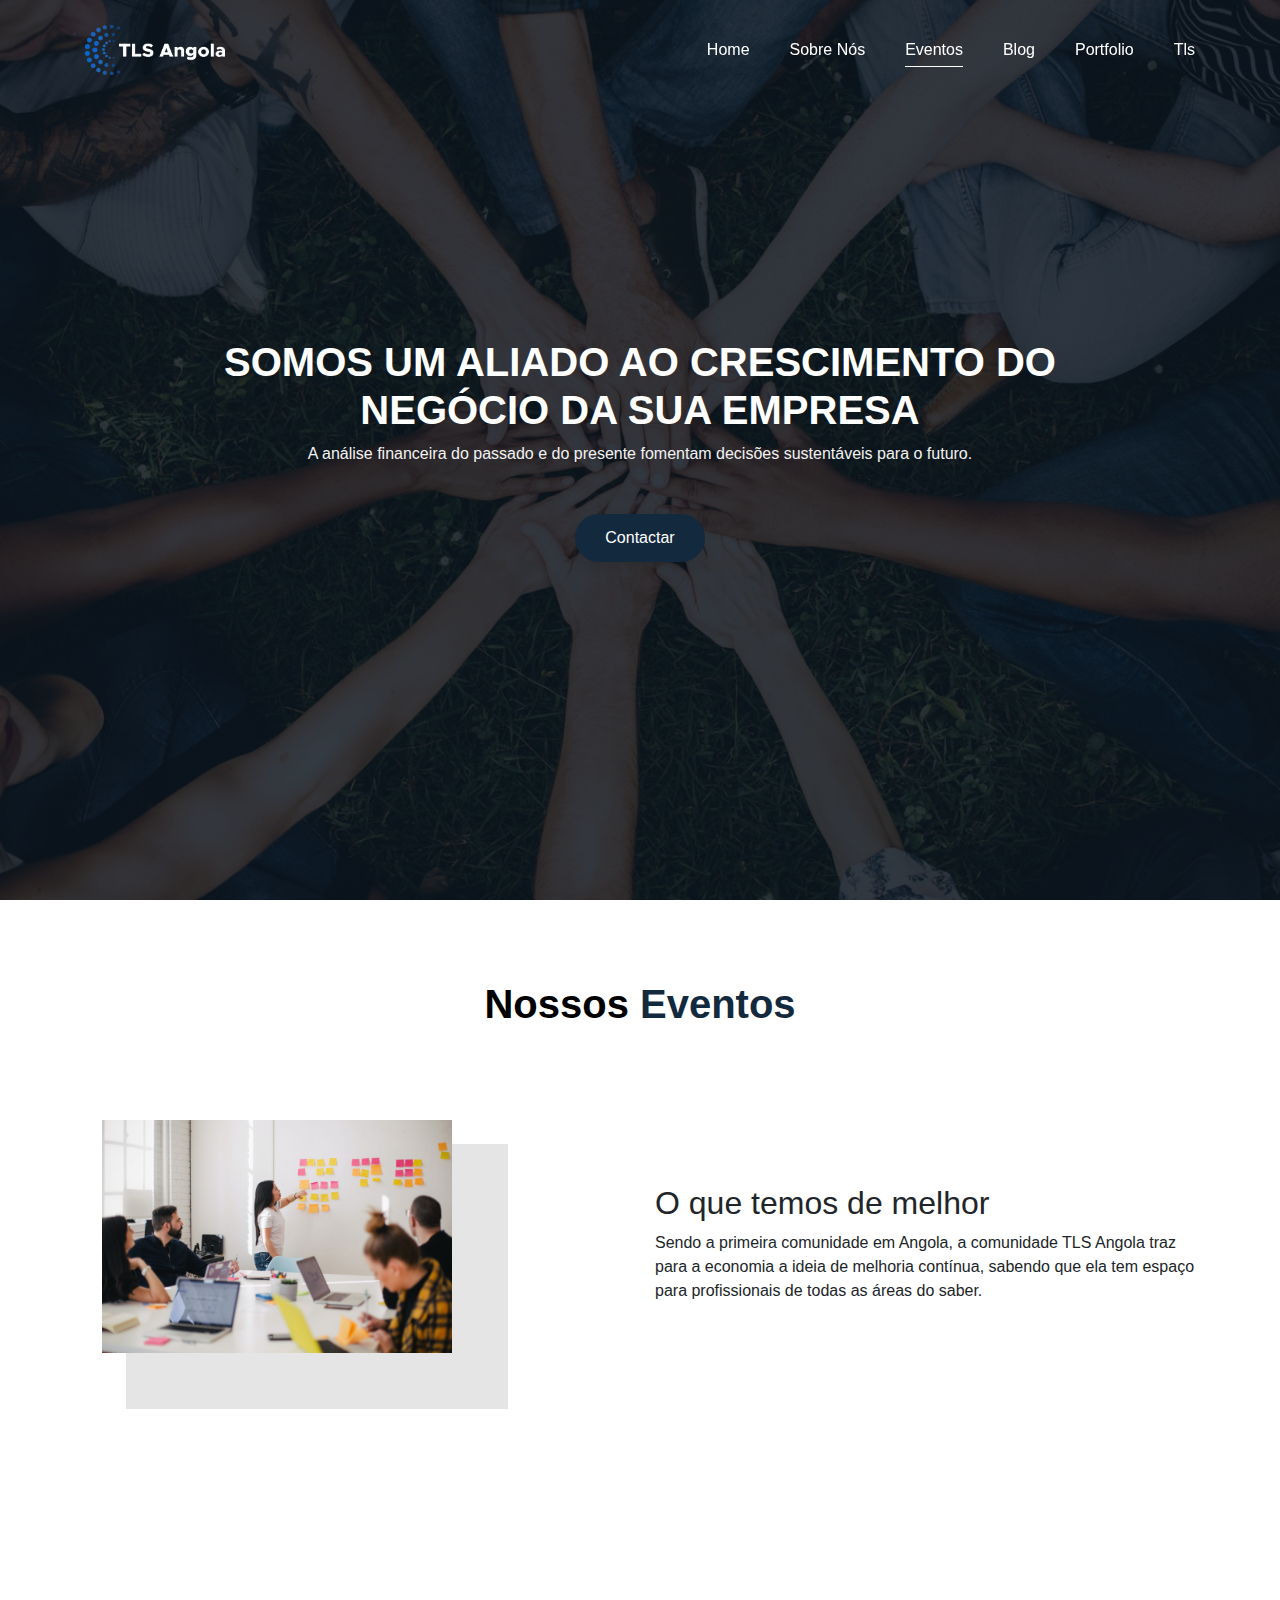
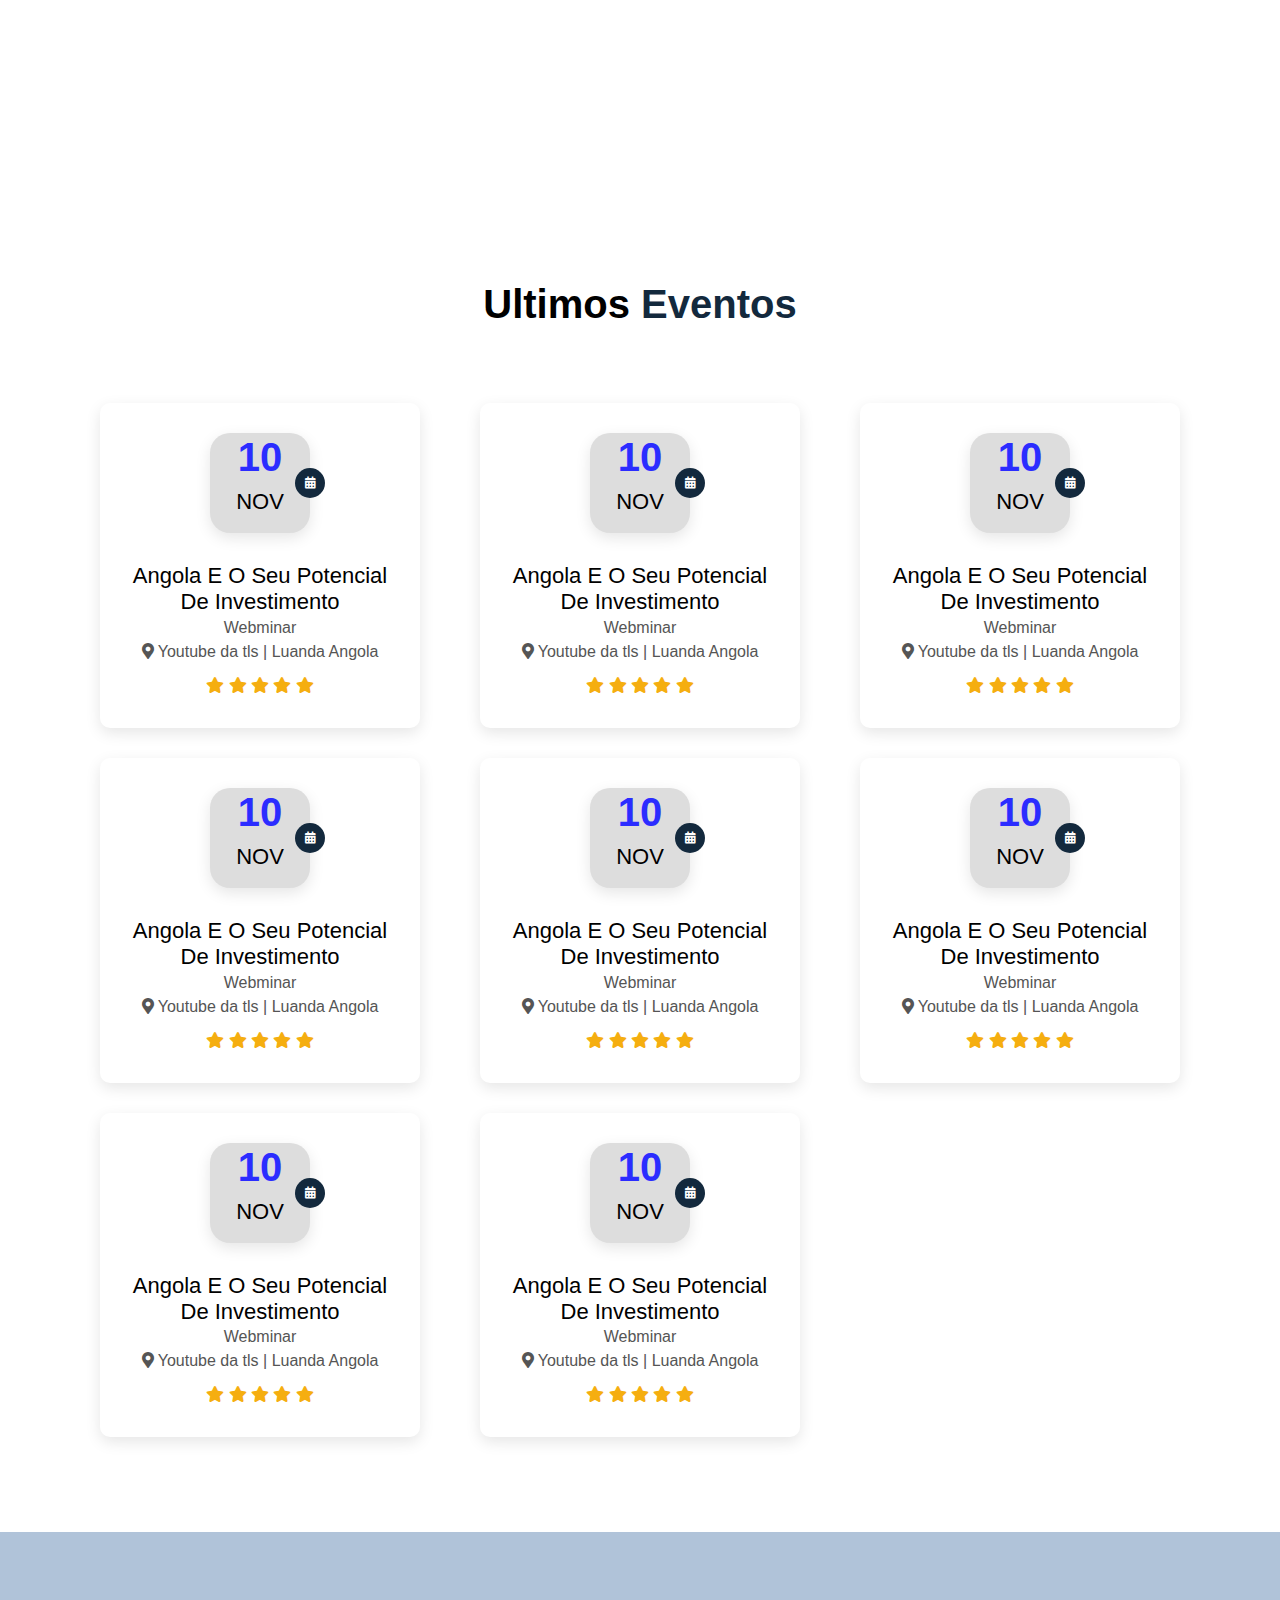
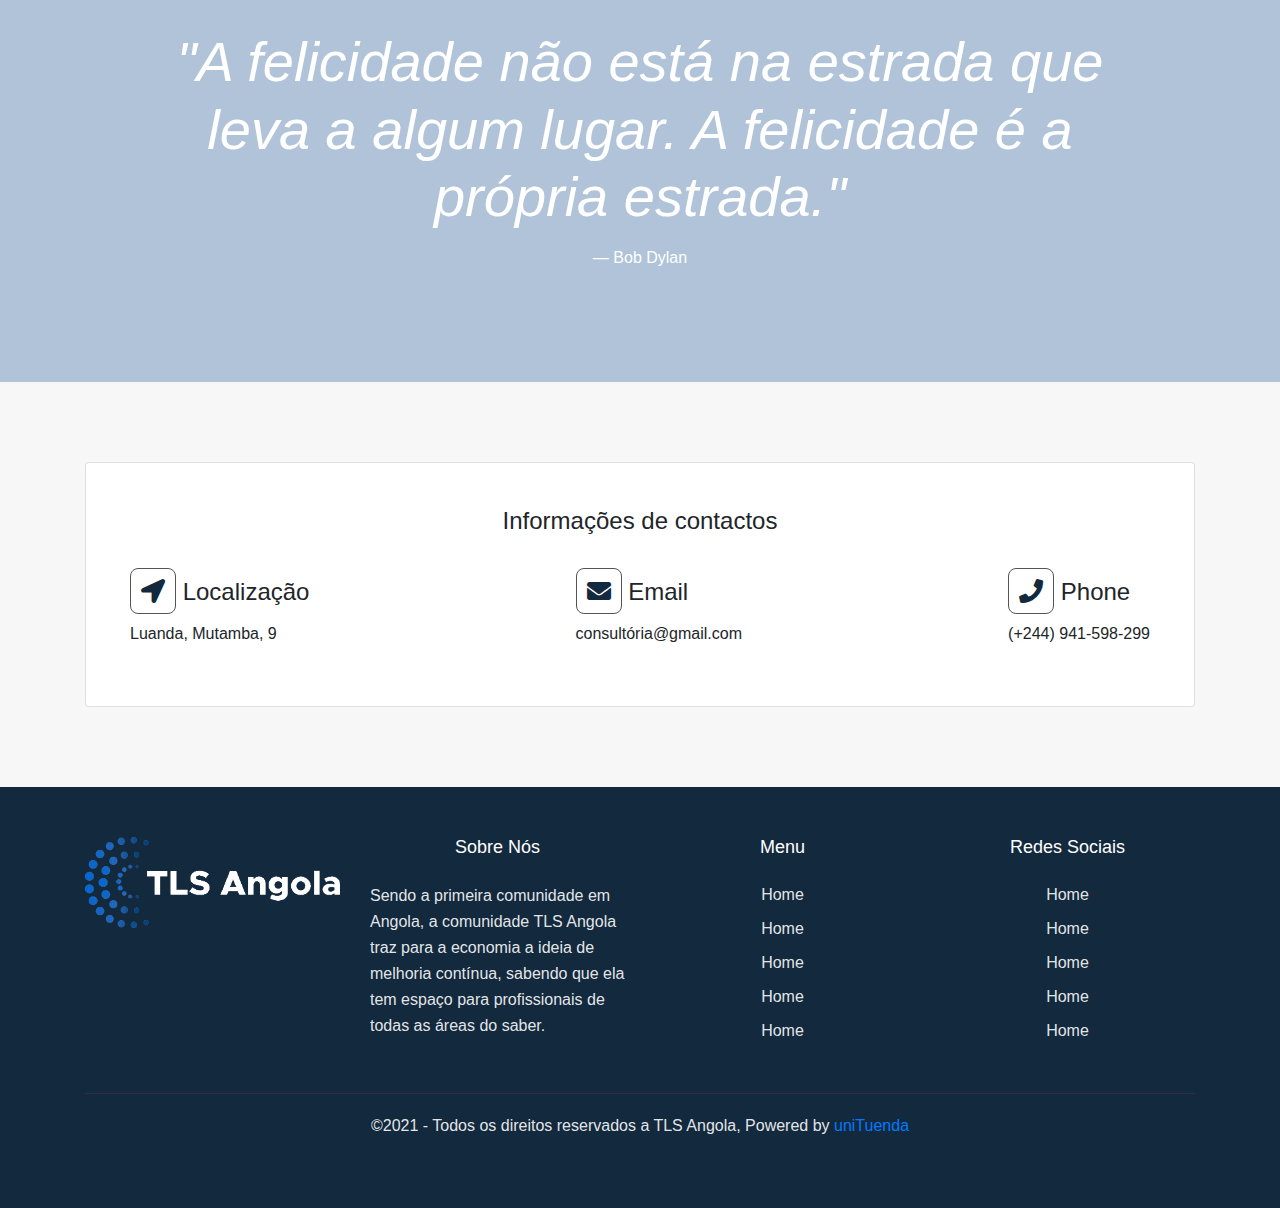
<file: event.html>
<!DOCTYPE html>
<html lang="pt">

<head>
  <title>uniTuenda</title>
  <meta charset="utf-8">
  <meta name="viewport" content="width=device-width, initial-scale=1">
  <!-- owl carousel css -->
  <link rel="stylesheet" href="css/owl.carousel.min.css">
  <!-- font awesome icons -->
  <!-- <link rel="stylesheet" href="fontawesome-free/css/all.min.css"> -->
  <link rel="stylesheet" href="https://pro.fontawesome.com/releases/v5.10.0/css/all.css">
  <!-- bootstrap css -->
  <link rel="stylesheet" href="css/bootstrap.min.css">
  <!-- main css -->
  <link rel="stylesheet" href="css/style.css">

  <link rel="shortcut icon" href="img/uniTuenda.ico" type="image/x-icon">
</head>

<body>

  <!-- navbar start-->
  <nav class="navbar navbar-expand-lg fixed-top">
    <div class="container">
      <!-- Brand -->
      <a class="navbar-brand" href="index.html">
        <img class="logo" src="img/logo.png" alt="tls-Angola logo">
      </a>
      <!-- toggler/collapsibe button -->
      <button class="navbar-toggler" type="button" data-toggle="collapse" data-target="#collapsiblenavbarNav">
        <i class="fas fa-bars"></i>
      </button>
      <div class="collapse navbar-collapse" id="collapsiblenavbarNav">
        <ul class="navbar-nav ml-auto">
          <li class="nav-item">
            <a class="nav-link " href="index.html">Home </a>
          </li>
          <li class="nav-item">
            <a class="nav-link" href="index.html">Sobre nós </a>
          </li>
          <li class="nav-item">
            <a class="nav-link active" href="event.html">Eventos </a>
          </li>
          <li class="nav-item">
            <a class="nav-link" href="blog.html">Blog </a>
          </li>
          <li class="nav-item">
            <a class="nav-link" href="#">Portfolio </a>
          </li>
          <li class="nav-item">
            <a class="nav-link" href="#">tls </a>
          </li>
        </ul>
      </div>
    </div>
  </nav>
  <!-- navbar end -->

  <!-- Home section start-->
  <div class="home d-flex align-items-center" data-scroll-index="0" >
    <div class="container h-100">
      <div class="row h-100 align-items-center justify-content-center text-center">
        <div class="col-lg-10 align-self-end">
          <h1 class="text-uppercase text-white font-weight-bold">
            Somos um aliado ao crescimento do negócio da sua empresa</h1>
        </div>
        <div class="col-lg-8 align-self-baseline">
          <p class=" text-p font-weight-light mb-5">
            A análise financeira do passado e do presente fomentam decisões
            sustentáveis para o futuro.</p>
          <a class="btn btn-2" href="#about">Contactar</a>
        </div>
      </div>
    </div>
  </div>
  <!-- Home section end-->

  <!-- about -->
  <section class="abouts section-padding" id="about" data-scroll-index="1">
    <div class="container">
      <div class="row justify-content-center">
        <div class="col-lg-8">
          <div class="section-title">
            <h2>Nossos <span>Eventos</span></h2>
          </div>
        </div>
      </div>
      <div class="row align-items-center">
        <div class="col-md-6 image-about">
          <img src="img/tls-about.jpg" alt="sobre nós">
        </div>
        <div class="col-md-6 info-about">
          <h2>O que temos de melhor</h2>
          <p>
            Sendo a primeira comunidade em Angola, a comunidade TLS Angola traz 
            para a economia a ideia de melhoria contínua, sabendo que ela tem espaço 
            para profissionais de todas as áreas do saber.
          </p>
        </div>

      </div>
    </div>
  </section>

  <!--  -->
  <section class="testimonials section-padding">
    <div class="container">
      <div class="row justify-content-center">
        <div class="col-lg-8">
          <div class="section-title">
            <h2>Ultimos <span>Eventos</span></h2>
          </div>
        </div>
      </div>
      <div class="row">
        <!-- <div class="owl-carousel testimonials-carousel"> -->
          <div class="col-md-4">
            <div class="testimonial-item">
              <div class="img-box">
                <!-- <img src="img/passe7.jpg" alt=""> -->
                <h1>10</h1>
                <h3>NOV</h3>
                <i class="fas fa-calendar-alt"></i>
              </div>
              <h3>Angola e o seu Potencial de investimento</h3>
              
              <div class="">
                <span><i class=""></i> Webminar</span>
                <span><i class="fas fa-map-marker-alt"></i> Youtube da tls | Luanda Angola</span>
              </div>
              
              <div class="rating">
                <i class="fas fa-star"></i>
                <i class="fas fa-star"></i>
                <i class="fas fa-star"></i>
                <i class="fas fa-star"></i>
                <i class="fas fa-star"></i>
              </div>
            </div>
          </div>
          <div class="col-md-4">
            <div class="testimonial-item">
              <div class="img-box">
                <!-- <img src="img/passe7.jpg" alt=""> -->
                <h1>10</h1>
                <h3>NOV</h3>
                <i class="fas fa-calendar-alt"></i>
              </div>
              
              <h3>Angola e o seu Potencial de investimento</h3>
              <div class="">
                <span><i class=""></i> Webminar</span>
                <span><i class="fas fa-map-marker-alt"></i> Youtube da tls | Luanda Angola</span>
              </div>
              <div class="rating">
                <i class="fas fa-star"></i>
                <i class="fas fa-star"></i>
                <i class="fas fa-star"></i>
                <i class="fas fa-star"></i>
                <i class="fas fa-star"></i>
              </div>
            </div>
          </div>
          
          <div class="col-md-4">
            <div class="testimonial-item">
              <div class="img-box">
                <!-- <img src="img/passe7.jpg" alt=""> -->
                <h1>10</h1>
                <h3>NOV</h3>
                <i class="fas fa-calendar-alt"></i>
              </div>
              
              <h3>Angola e o seu Potencial de investimento</h3>
              <div class="">
                <span><i class=""></i> Webminar</span>
                <span><i class="fas fa-map-marker-alt"></i> Youtube da tls | Luanda Angola</span>
              </div>
              <div class="rating">
                <i class="fas fa-star"></i>
                <i class="fas fa-star"></i>
                <i class="fas fa-star"></i>
                <i class="fas fa-star"></i>
                <i class="fas fa-star"></i>
              </div>
            </div>
          </div>

          <div class="col-md-4">
            <div class="testimonial-item">
              <div class="img-box">
                <!-- <img src="img/passe7.jpg" alt=""> -->
                <h1>10</h1>
                <h3>NOV</h3>
                <i class="fas fa-calendar-alt"></i>
              </div>
              <h3>Angola e o seu Potencial de investimento</h3>
              <div class="">
                <span><i class=""></i> Webminar</span>
                <span><i class="fas fa-map-marker-alt"></i> Youtube da tls | Luanda Angola</span>
              </div>
              <div class="rating">
                <i class="fas fa-star"></i>
                <i class="fas fa-star"></i>
                <i class="fas fa-star"></i>
                <i class="fas fa-star"></i>
                <i class="fas fa-star"></i>
              </div>
            </div>
          </div>

          <div class="col-md-4">
            <div class="testimonial-item">
              <div class="img-box">
                <!-- <img src="img/passe7.jpg" alt=""> -->
                <h1>10</h1>
                <h3>NOV</h3>
                <i class="fas fa-calendar-alt"></i>
              </div>
              <h3>Angola e o seu Potencial de investimento</h3>
              <div class="">
                <span><i class=""></i> Webminar</span>
                <span><i class="fas fa-map-marker-alt"></i> Youtube da tls | Luanda Angola</span>
              </div>
              <div class="rating">
                <i class="fas fa-star"></i>
                <i class="fas fa-star"></i>
                <i class="fas fa-star"></i>
                <i class="fas fa-star"></i>
                <i class="fas fa-star"></i>
              </div>
            </div>
          </div>

          <div class="col-md-4">
            <div class="testimonial-item">
              <div class="img-box">
                <!-- <img src="img/passe7.jpg" alt=""> -->
                <h1>10</h1>
                <h3>NOV</h3>
                <i class="fas fa-calendar-alt"></i>
              </div>
              <h3>Angola e o seu Potencial de investimento</h3>
              <div class="">
                <span><i class=""></i> Webminar</span>
                <span><i class="fas fa-map-marker-alt"></i> Youtube da tls | Luanda Angola</span>
              </div>
              <div class="rating">
                <i class="fas fa-star"></i>
                <i class="fas fa-star"></i>
                <i class="fas fa-star"></i>
                <i class="fas fa-star"></i>
                <i class="fas fa-star"></i>
              </div>
            </div>
          </div>
          <div class="col-md-4">
            <div class="testimonial-item">
              <div class="img-box">
                <!-- <img src="img/passe7.jpg" alt=""> -->
                <h1>10</h1>
                <h3>NOV</h3>
                <i class="fas fa-calendar-alt"></i>
              </div>
              <h3>Angola e o seu Potencial de investimento</h3>
              <div class="">
                <span><i class=""></i> Webminar</span>
                <span><i class="fas fa-map-marker-alt"></i> Youtube da tls | Luanda Angola</span>
              </div>
              <div class="rating">
                <i class="fas fa-star"></i>
                <i class="fas fa-star"></i>
                <i class="fas fa-star"></i>
                <i class="fas fa-star"></i>
                <i class="fas fa-star"></i>
              </div>
            </div>
          </div>
          <div class="col-md-4">
            <div class="testimonial-item">
              <div class="img-box">
                <!-- <img src="img/passe7.jpg" alt=""> -->
                <h1>10</h1>
                <h3>NOV</h3>
                <i class="fas fa-calendar-alt"></i>
              </div>
              <h3>Angola e o seu Potencial de investimento</h3>
              <div class="">
                <span><i class=""></i> Webminar</span>
                <span><i class="fas fa-map-marker-alt"></i> Youtube da tls | Luanda Angola</span>
              </div>
              <div class="rating">
                <i class="fas fa-star"></i>
                <i class="fas fa-star"></i>
                <i class="fas fa-star"></i>
                <i class="fas fa-star"></i>
                <i class="fas fa-star"></i>
              </div>
            </div>
          </div>
        <!-- </div> -->
      </div>
    </div>
  </section>

  <!--Help-->
  <section id="home-quote" class="p-md-5">
    <div class="container">
      <div class="row">
        <blockquote class="blockquote text-center text-white p-md-5 p-3">
          <p class="display-4"><em>"A felicidade não está na estrada que leva a algum lugar. A felicidade é a própria
              estrada."</em></p>
          <footer class="blockquote-footer text-white">Bob Dylan</footer>
        </blockquote>
      </div>
    </div>
  </section>
  <!--  -->
  <!-- contact -->
  <section class="contact section-padding" data-scroll-index="4">
    <div class="container">

      <div class="row">
        <div class="col-md-12">
          <div class="card p-4">
            <div class="card-body">
              <h4 class="text-center pb-4">Informações de contactos</h4>
              
              <div class="d-flex justify-content-between">
                <div>
                  <h4><i class="fas fa-location-arrow"></i> Localização</h4>
                  <p>Luanda, Mutamba, 9</p>
                </div>
                <div>
                  <h4><i class="fas fa-envelope"></i> Email</h4>
                  <p>consultória@gmail.com</p>
                </div>
                <div>
                  <h4><i class="fas fa-phone"></i> Phone</h4>
                  <p>(+244) 941-598-299</p>
                </div>
              </div>
            </div>
          </div>
        </div>
      </div>
    </div>
  </section>
  <!--  -->
  <!--  -->
  <div class="footer section-padding">
    <div class="container">
      <div class="row">
        <div class="col-lg-3 col-md-6">
          <div class="footer-col">
            <img src="img/logo.png" alt="">
          </div>
        </div>
        <div class="col-lg-3 col-md-6">
          <div class="footer-col">
            <h3>Sobre nós</h3>
            <p>
              Sendo a primeira comunidade em Angola, a comunidade TLS Angola 
              traz para a economia a ideia de melhoria contínua, sabendo que ela 
              tem espaço para profissionais de todas as áreas do saber.
            </p>
          </div>
        </div>
        <div class="col-lg-3 col-md-6">
          <div class="footer-col">
            <h3>Menu</h3>
            <ul>
              <li><a href="#">Home</a></li>
              <li><a href="#">Home</a></li>
              <li><a href="#">Home</a></li>
              <li><a href="#">Home</a></li>
              <li><a href="#">Home</a></li>
            </ul>
          </div>
        </div>
        <div class="col-lg-3 col-md-6">
          <div class="footer-col">
            <h3>Redes Sociais</h3>
            <ul>
              <li><a href="#">Home</a></li>
              <li><a href="#">Home</a></li>
              <li><a href="#">Home</a></li>
              <li><a href="#">Home</a></li>
              <li><a href="#">Home</a></li>
            </ul>
          </div>
        </div>
      </div>
      <div class="row">
        <div class="col-lg-12">
          <div class="copyright-text">&copy;2021 - Todos os direitos reservados a TLS Angola, Powered by <a href="uniTuenda.ao">uniTuenda</a></div>
        </div>
      </div>
    </div>
  </div>

  <!-- jquery js -->
  <script src="js/jquery.min.js"></script>
  <!-- popper js -->
  <script src="js/popper.min.js"></script>
  <!-- bootstrap js -->
  <script src="js/bootstrap.min.js"></script>
  <!-- owl carousel js -->
  <script src="js/owl.carousel.min.js"></script>
  <!-- ScrollIt js -->
  <script src="js/scrollIt.min.js"></script>
  <!-- main js -->
  <script src="js/main.js"></script>
</body>

</html>
</file>
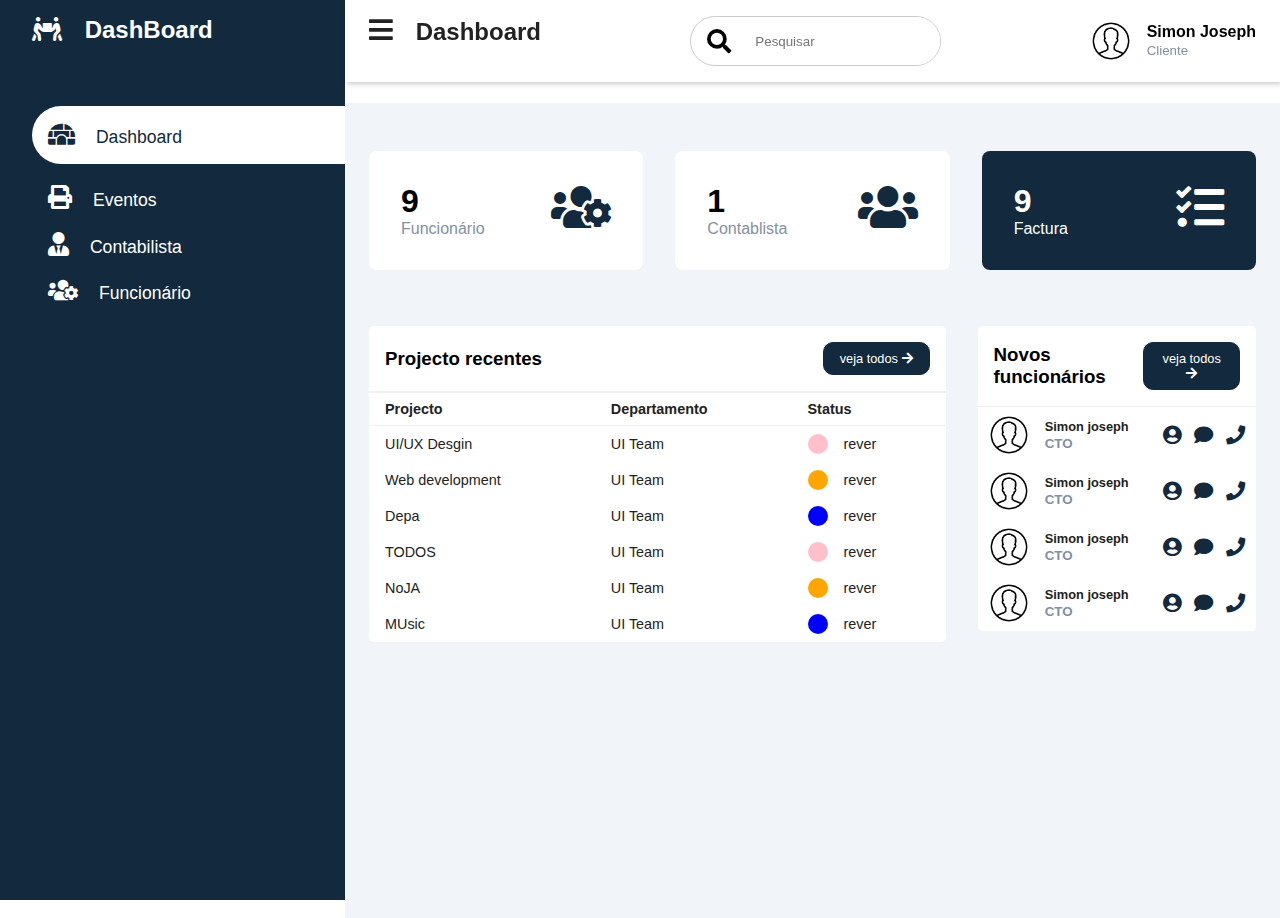
<file: part/dash.html>
<!DOCTYPE html>
<html lang="pt">

<head>
  <meta charset="UTF-8">
  <meta http-equiv="X-UA-Compatible" content="IE=edge">
  <meta name="viewport" content="width=device-width, initial-scale=1.0">
  <title>DashBoard</title>
  <link rel="stylesheet" href="../css/dash.css">
  <link rel="stylesheet" href="https://pro.fontawesome.com/releases/v5.10.0/css/all.css">
  <!-- <link rel="stylesheet" href="../fontawesome-free/css/all.min.css"> -->
</head>

<body>
  <input type="checkbox" name="" id="nav-toogle">
  <!-- /*SideBar🎮*/ -->
  <div class="sidebar">
    <div class="sidebar-brand">
      <h2>
        <span class="fas fa-people-carry"></span>
        <span>DashBoard</span>
      </h2>
    </div>

    <div class="sidebar-menu">
      <ul>
        <li>
          <a href="#" class="active">
            <span class="fas fa-igloo"></span>
            <span>Dashboard</span>
          </a>
        </li>

        <li>
          <a href="eventos.html">
            <span class="fas fa-print"></span>
            <span>Eventos</span>
          </a>
        </li>

        <li>
          <a href="#">
            <span class="fas fa-user-tie"></span>
            <span>Contabilista</span>
          </a>
        </li>

        <li>
          <a href="#">
            <span class="fas fa-users-cog"></span>
            <span>Funcionário</span>
          </a>
        </li>
      </ul>
    </div>
  </div>

  <!-- /*main-content 🎮*/ -->
  <div class="main-content">
    <!-- /*header 🎮*/ -->
    <header>
      <h2 class="header-title">
        <label for="nav-toogle">
          <span class="fas fa-bars"></span>
        </label>
        Dashboard
      </h2>

      <div class="search-wrapper">
        <span class="fas fa-search"></span>
        <input type="search" placeholder="Pesquisar">
      </div>

      <div class="user-wrapper">
        <img src="../img/user.png" height="40px" width="40px" alt="Usuário">
        <div>
          <h4>Simon Joseph</h4>
          <small>Cliente</small>
        </div>
      </div>

    </header>

    <!-- /*main 🎮*/ -->
    <main>
      <div class="cards">
        <div class="card-single">
          <div>
            <h1>9</h1>
            <span>Funcionário</span>
          </div>
          <div>
            <span class="fas fa-users-cog"></span>
          </div>
        </div>

        <div class="card-single">
          <div>
            <h1>1</h1>
            <span>Contablista</span>
          </div>
          <div>
            <span class="fas fa-users"></span>
          </div>
        </div>

        <div class="card-single">
          <div>
            <h1>9</h1>
            <span>Factura</span>
          </div>
          <div>
            <span class="fas fa-tasks"></span>
          </div>
        </div>
      </div>

      <div class="recent-grid">
        <div class="projects">
          <div class="card">
            <div class="card-header">
              <h3>Projecto recentes</h3>
              <button>
                veja todos
                <span class="fa fa-arrow-right"></span>
              </button>
            </div>
            <div class="card-body">
              <div class="table-responsive">
                <table width="100%">
                <thead>
                  <tr>
                    <td>Projecto</td>
                    <td>Departamento</td>
                    <td>Status</td>
                  </tr>
                </thead>
                <tbody>
                  <tr>
                    <td>UI/UX Desgin</td>
                    <td>UI Team</td>
                    <td>
                      <span class="status pink"></span>
                      rever
                    </td>
                  </tr>
                  <tr>
                    <td>Web development</td>
                    <td>UI Team</td>
                    <td>
                      <span class="status orange"></span>
                      rever
                    </td>
                  </tr>
                  <tr>
                    <td>Depa</td>
                    <td>UI Team</td>
                    <td>
                      <span class="status blue"></span>
                      rever
                    </td>
                  </tr>
                  <tr>
                    <td>TODOS</td>
                    <td>UI Team</td>
                    <td>
                      <span class="status pink"></span>
                      rever
                    </td>
                  </tr>
                  <tr>
                    <td>NoJA</td>
                    <td>UI Team</td>
                    <td>
                      <span class="status orange"></span>
                      rever
                    </td>
                  </tr>
                  <tr>
                    <td>MUsic</td>
                    <td>UI Team</td>
                    <td>
                      <span class="status blue"></span>
                      rever
                    </td>
                  </tr>
                </tbody>
              </table>
              </div>
            </div>
          </div>
        </div>

        <div class="customers">
          <div class="card">
            <div class="card-header">
              <h3>Novos funcionários</h3>
              <button>
                veja todos
                <span class="fa fa-arrow-right"></span>
              </button>
            </div>
            <div class="card-body">
              <div class="customer">
                <div class="info">
                  <img src="../img/user.png" width="40px" height="40px" alt="">
                  <div>
                    <h4>Simon joseph</h4>
                    <small>CTO</small>
                  </div>
                </div>
                <div class="contact">
                  <span class="fas fa-user-circle"></span>
                  <span class="fas fa-comment"></span>
                  <span class="fas fa-phone"></span>
                </div>
              </div>

              <div class="customer">
                <div class="info">
                  <img src="../img/user.png" width="40px" height="40px" alt="">
                  <div>
                    <h4>Simon joseph</h4>
                    <small>CTO</small>
                  </div>
                </div>
                <div class="contact">
                  <span class="fas fa-user-circle"></span>
                  <span class="fas fa-comment"></span>
                  <span class="fas fa-phone"></span>
                </div>
              </div>

              <div class="customer">
                <div class="info">
                  <img src="../img/user.png" width="40px" height="40px" alt="">
                  <div>
                    <h4>Simon joseph</h4>
                    <small>CTO</small>
                  </div>
                </div>
                <div class="contact">
                  <span class="fas fa-user-circle"></span>
                  <span class="fas fa-comment"></span>
                  <span class="fas fa-phone"></span>
                </div>
              </div>

              <div class="customer">
                <div class="info">
                  <img src="../img/user.png" width="40px" height="40px" alt="">
                  <div>
                    <h4>Simon joseph</h4>
                    <small>CTO</small>
                  </div>
                </div>
                <div class="contact">
                  <span class="fas fa-user-circle"></span>
                  <span class="fas fa-comment"></span>
                  <span class="fas fa-phone"></span>
                </div>
              </div>
            </div>
          </div>
        </div>
    </main>
  </div>
</body>

</html>
</file>
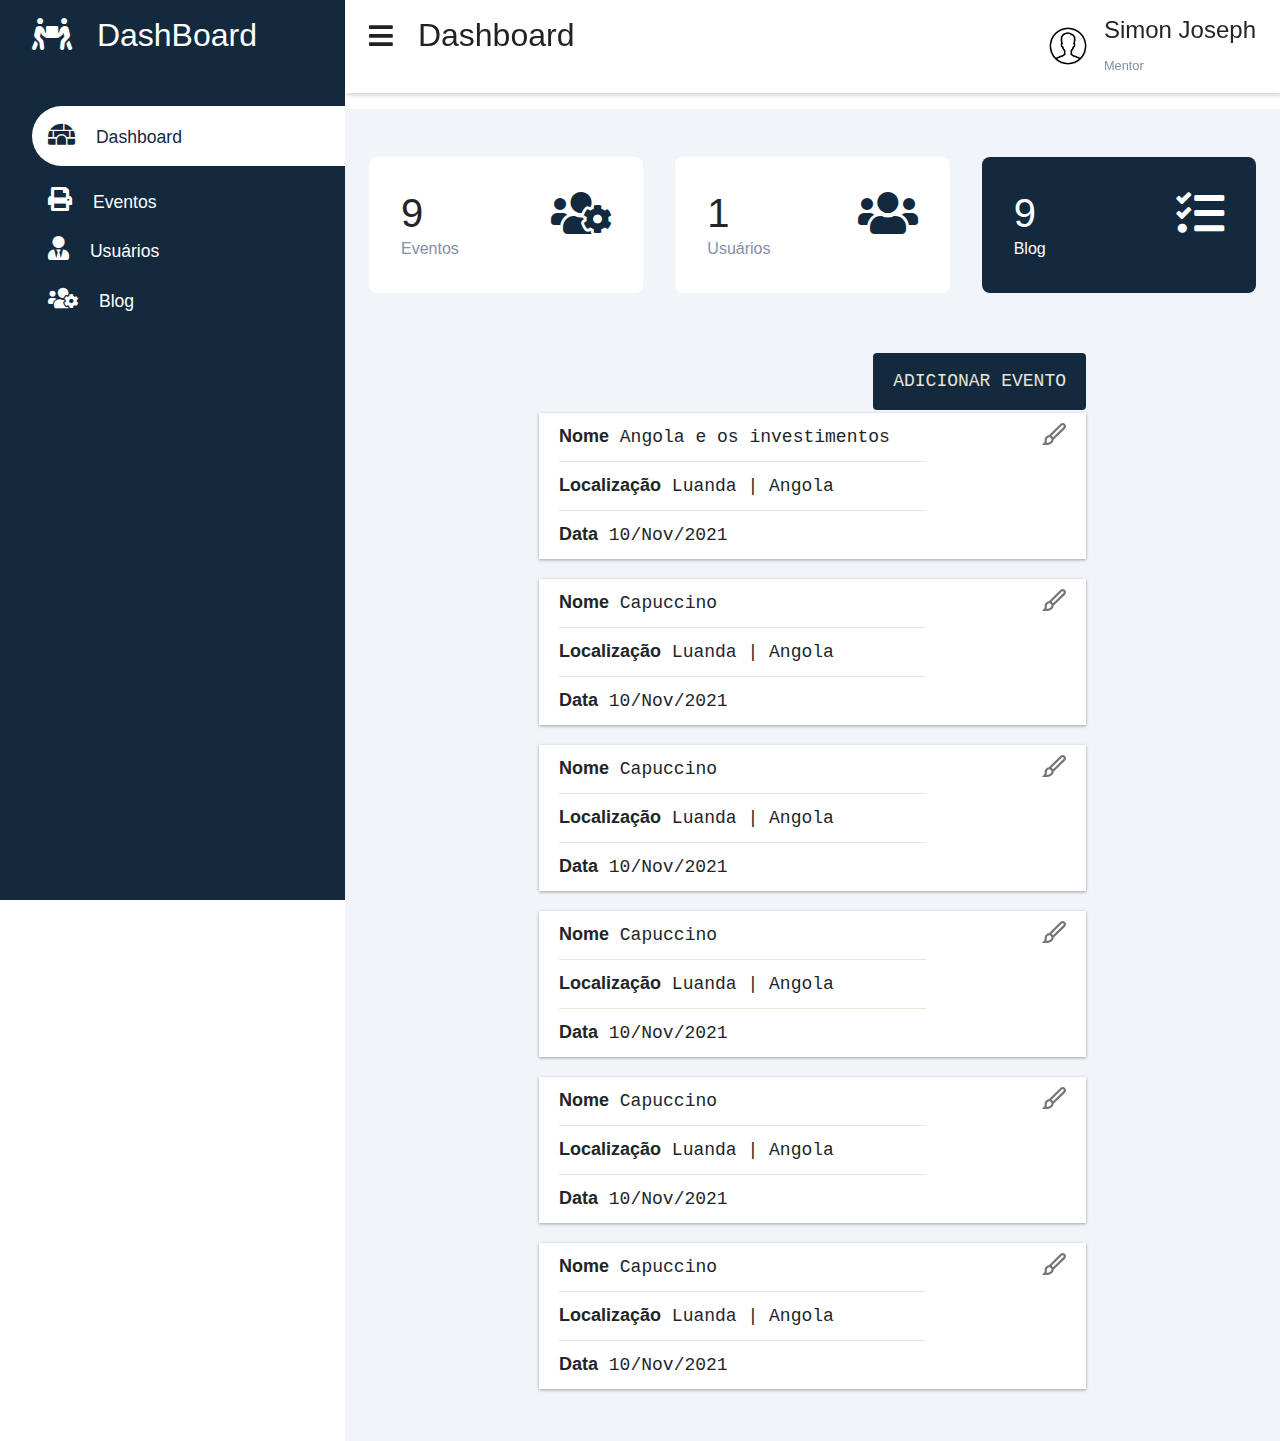
<file: part/eventos.html>
<!DOCTYPE html>
<html lang="pt">

<head>
  <meta charset="UTF-8">
  <meta http-equiv="X-UA-Compatible" content="IE=edge">
  <meta name="viewport" content="width=device-width, initial-scale=1.0">
  <title>DashBoard</title>
  <link rel="stylesheet" href="../css/bootstrap.min.css">
  <link rel="stylesheet" href="../css/dash.css">
  <link rel="stylesheet" href="../css/eventos.css">
  <!-- <link rel="stylesheet" href="../fontawesome-free/css/all.min.css"> -->
  <link rel="stylesheet" href="https://pro.fontawesome.com/releases/v5.10.0/css/all.css">
</head>

<body>
  <input type="checkbox" name="" id="nav-toogle">
  <!-- /*SideBar🎮*/ -->
  <div class="sidebar">
    <div class="sidebar-brand">
      <h2>
        <span class="fas fa-people-carry"></span>
        <span>DashBoard</span>
      </h2>
    </div>

    <div class="sidebar-menu">
      <ul>
        <li>
          <a href="#" class="active">
            <span class="fas fa-igloo"></span>
            <span>Dashboard</span>
          </a>
        </li>

        <li>
          <a href="eventos.html">
            <span class="fas fa-print"></span>
            <span>Eventos</span>
          </a>
        </li>

        <li>
          <a href="#">
            <span class="fas fa-user-tie"></span>
            <span>Usuários</span>
          </a>
        </li>

        <li>
          <a href="#">
            <span class="fas fa-users-cog"></span>
            <span>Blog</span>
          </a>
        </li>
      </ul>
    </div>
  </div>

  <!-- /*main-content 🎮*/ -->
  <div class="main-content">
    <!-- /*header 🎮*/ -->
    <header>
      <h2 class="header-title">
        <label for="nav-toogle">
          <span class="fas fa-bars"></span>
        </label>
        Dashboard
      </h2>

      <!-- <div class="search-wrapper">
        <span class="fas fa-search"></span>
        <input type="search" placeholder="Pesquisar">
      </div> -->

      <div class="user-wrapper">
        <img src="../img/user.png" height="40px" width="40px" alt="Usuário">
        <div>
          <h4>Simon Joseph</h4>
          <small>Mentor</small>
        </div>
      </div>

    </header>

    <!-- /*main 🎮*/ -->
    <main>
      <div class="cards">
        <div class="card-single">
          <div>
            <h1>9</h1>
            <span>Eventos</span>
          </div>
          <div>
            <span class="fas fa-users-cog"></span>
          </div>
        </div>

        <div class="card-single">
          <div>
            <h1>1</h1>
            <span>Usuários</span>
          </div>
          <div>
            <span class="fas fa-users"></span>
          </div>
        </div>

        <div class="card-single">
          <div>
            <h1>9</h1>
            <span>Blog</span>
          </div>
          <div>
            <span class="fas fa-tasks"></span>
          </div>
        </div>
      </div>

      <section class="produtos">

        <div class="produto-h1">
          <a class="adicionar-produtos" href="#" data-toggle="modal" data-target="#examplesModal"
            >Adicionar Evento</a>

          <!--  -->
          <div class="modal fade" id="examplesModal" tabindex="-1" aria-labelledby="exampleModalLabel"
            aria-hidden="true">
            <div class="modal-dialog">
              <div class="modal-content">
                <div class="modal-header">
                  <h5 class="modal-title" id="exampleModalLabel">Cadastrar evento</h5>
                  <button type="button" class="close" data-dismiss="modal" aria-label="Close">
                    <span aria-hidden="true">&times;</span>
                  </button>
                </div>
                <div class="modal-body">
                  <form>
                    <div class="form-group">
                      <label for="validationDefault01">Nome:</label>
                      <input type="text" class="form-control" id="validationDefault01" required>
                    </div>
                    <div class="form-group">
                      <label for="validationDefault02">Localização:</label>
                      <input type="text" class="form-control" id="validationDefault02" required>
                    </div>

                    <div class="form-group">
                      <label for="validationDefault03">Data:</label>
                      <input type="date" class="form-control" id="validationDefault03" required>
                    </div>
                  <div class="modal-footer">
                    <button type="button" class="btn btn-secondary" data-dismiss="modal">Fechar</button>
                    <button type="submit" class="btn btn-primary">Atualizar</button>
                  </div>
                </form>
                </div>
              </div>
            </div>
          </div>
          <!--  -->
        </div>
        <ul>
          <li class="produtos-item">
            <!-- <img src="../img/tls-image.jpg" alt="Eventos tls Angola"> -->
            <ul>
              <li><span>Nome</span> Angola e os investimentos</li>
              <li><span>Localização</span> Luanda | Angola</li>
              <li><span>Data</span> 10/Nov/2021</li>
            </ul>
            <a href="#" data-toggle="modal" data-target="#editModal">Editar</a>
          </li>

          <li class="produtos-item">
            <!-- <img src="../img/tls-image.jpg" alt="Eventos tls Angola"> -->
            <ul>
              <li><span>Nome</span> Capuccino</li>
              <li><span>Localização</span> Luanda | Angola</li>
              <li><span>Data</span> 10/Nov/2021</li>
            </ul>
            <a href="#" data-toggle="modal" data-target="#editModal">Editar</a>
          </li>

          <li class="produtos-item">
            <!-- <img src="../img/tls-image.jpg" alt="Eventos tls Angola"> -->
            <ul>
              <li><span>Nome</span> Capuccino</li>
              <li><span>Localização</span> Luanda | Angola</li>
              <li><span>Data</span> 10/Nov/2021</li>
            </ul>
            <a href="#" data-toggle="modal" data-target="#editModal">Editar</a>
          </li>

          <li class="produtos-item">
            <!-- <img src="../img/tls-image.jpg" alt="Eventos tls Angola"> -->
            <ul>
              <li><span>Nome</span> Capuccino</li>
              <li><span>Localização</span> Luanda | Angola</li>
              <li><span>Data</span> 10/Nov/2021</li>
            </ul>
            <a href="#" data-toggle="modal" data-target="#editModal">Editar</a>
          </li>

          <li class="produtos-item">
            <!-- <img src="../img/tls-image.jpg" alt="Eventos tls Angola"> -->
            <ul>
              <li><span>Nome</span> Capuccino</li>
              <li><span>Localização</span> Luanda | Angola</li>
              <li><span>Data</span> 10/Nov/2021</li>
            </ul>
            <a href="#" data-toggle="modal" data-target="#editModal">Editar</a>
          </li>

          <li class="produtos-item">
            <!-- <img src="../img/tls-image.jpg" alt="Eventos tls Angola"> -->
            <ul>
              <li><span>Nome</span> Capuccino</li>
              <li><span>Localização</span> Luanda | Angola</li>
              <li><span>Data</span> 10/Nov/2021</li>
            </ul>
            <a href="#" data-toggle="modal" data-target="#editModal">Editar</a>

            <!--  -->
          <div class="modal fade" id="editModal" tabindex="-1" aria-labelledby="editModalLabel"
          aria-hidden="true">
          <div class="modal-dialog">
            <div class="modal-content">
              <div class="modal-header">
                <h5 class="modal-title" id="exampleModalLabel">Cadastrar Eventos</h5>
                <button type="button" class="close" data-dismiss="modal" aria-label="Close">
                  <span aria-hidden="true">&times;</span>
                </button>
              </div>
              <div class="modal-body">
                <form>
                    <div class="form-group">
                      <label for="validationDefault01">Nome:</label>
                      <input type="text" class="form-control" id="validationDefault01" required>
                    </div>
                    <div class="form-group">
                      <label for="validationDefault02">Localização:</label>
                      <input type="text" class="form-control" id="validationDefault02" required>
                    </div>

                    <div class="form-group">
                      <label for="validationDefault03">Data:</label>
                      <input type="date" class="form-control" id="validationDefault03" required>
                    </div>
                  <div class="modal-footer">
                    <button type="button" class="btn btn-secondary" data-dismiss="modal">Fechar</button>
                    <button type="submit" class="btn btn-primary">Atualizar</button>
                  </div>
                </form>
              </div>
            </div>
          </div>
        </div>
        <!--  -->
          </li>
        </ul>
      </section>


    </main>
  </div>

  <!-- jquery js -->
  <script src="../js/jquery.min.js"></script>
  <!-- popper js -->
  <script src="../js/popper.min.js"></script>
  <!-- bootstrap js -->
  <script src="../js/bootstrap.min.js"></script>
  <!-- owl carousel js -->
  <script src="../js/owl.carousel.min.js"></script>
  <!-- ScrollIt js -->
  <script src="../js/scrollIt.min.js"></script>
  <!-- main js -->
  <script src="../js/main.js"></script>
</body>

</html>
</file>
<file: css/style.css>
:root {
  --main-color: #13293d;
  --bg-dark: #2b2cff;
  --color-1: #e91e63;
  --color-2: #f5ae10;
  --color-3: #09d69c;
  --main-to-dark-color: var(--main-color);
  --dark-to-main-color: var(--bg-dark);
  --shadow-black-100: 0 5px 15px rgba(0, 0, 0, 0.1);
  --shadow-black-300: 0 5px 15px rgba(0, 0, 0, 0.3);
  --black-900: #000;
  --black-400: #555;
  --black-100: #f7f7f7;
  --black-00: #fff;
  --black-alpha-100: rgba(0, 0, 0, 0.05);
}

body {
  font-family: sans-serif;
  font-size: 16px;
  font-weight: 400;
  overflow-x: hidden;
  background-color: #fff;
  line-height: 1.5;
}

* {
  margin: 0;
  padding: 0;
  box-sizing: border-box;
  outline: none !important;
}

img {
  max-width: 100%;
  vertical-align: middle;
}

ul {
  list-style: none;
}

.btn-1 {
  background-color: #fff;
  padding: 12px 30px;
  border: none;
  border-radius: 30px;
  color: var(--main-color);
  font-size: 16px;
  text-transform: capitalize;
  transition: all 0.5s ease;
  box-shadow: var(--shadow-black-300);
  font-weight: 500;
}

.btn-1:focus {
  box-shadow: var(--shadow-black-300);
}

.btn-1:hover {
  color: #fff;
  background-color: var(--main-color);
}

.btn-2 {
  background-color: var(--main-color);
  padding: 12px 30px;
  border: none;
  border-radius: 30px;
  color: #fff;
  font-size: 16px;
  text-transform: capitalize;
  transition: all 0.5s ease;
  box-shadow: var(--shadow-black-100);
  font-weight: 500;
}

.btn-2:focus {
  box-shadow: var(--shadow-black-100);
}

.btn-2:hover {
  color: var(--main-color);
  background-color: #fff;
}

.section-padding {
  padding: 80px 0;
}

.section-title h2 {
  font-size: 40px;
  color: var(--black-900);
  font-weight: 700;
  text-transform: capitalize;
  text-align: center;
  margin: 0;
}

.section-title {
  margin-bottom: 60px;
}

.section-title h2 span {
  color: var(--main-color);
}

.owl-carousel .owl-dots {
  padding: 0 15px;
  text-align: center;
  margin-top: 20px;
}

.owl-carousel button.owl-dot {
  height: 6px;
  width: 24px;
  background: #ddd;
  display: inline-block;
  margin: 0 4px;
  border-radius: 5px;
}

.owl-carousel button.owl-dot.active {
  background-color: var(--main-color);
}

/*navbar*/
.navbar {
  background-color: transparent;
  padding: 20px 0;
  transition: all 0.5s ease;
}

.navbar.navbar-shrink {
  box-shadow: 0 10px 10px rgba(255, 255, 255, 0.1);
  background-color: var(--main-color);
  padding: 10px 0;
}

.navbar>.container {
  padding: 0 15px;
}

.navbar .navbar-brand {
  font-size: 30px;
  color: #fff;
  font-weight: 500;
  text-transform: capitalize;
}

.navbar .nav-item {
  margin-left: 40px;
}

.navbar .nav-item .nav-link {
  color: #fff;
  font-size: 16px;
  text-transform: capitalize;
  font-weight: 400;
  padding: 5px 0;
  position: relative;
}

.navbar .nav-item .nav-link::before {
  content: '';
  position: absolute;
  left: 0;
  bottom: 0;
  right: 0;
  height: 1px;
  background-color: #fff;
  transition: all 0.5s ease;
  transform: scale(0);
}

.navbar .nav-item .nav-link.active::before,
.navbar .nav-item .nav-link:hover:before {
  transform: scale(1);
}

.logo {
  width: 140px;
}

/* Home */
.home {
  min-height: 100vh;
  padding: 150px 0;
  position: relative;
  z-index: 1;
  background-image: linear-gradient(rgba(0, 0, 0, 0.7), rgba(0, 0, 0, 0.7)), url(../img/tls-image.jpg);
  /* background-image: linear-gradient(rgba(247, 218, 218, 0.5), rgba(238, 235, 235, 0.5)), url('../img/tls-image.jpg'); */
  background-position: center top;
  background-size: cover;
  background-attachment: fixed;
  background-repeat: no-repeat;
}

/**/
.home::before {
  content: '';
  position: absolute;
  left: 0;
  top: 0;
  width: 100%;
  height: 100%;
  z-index: -1;
  background-color: #13293d;
  opacity: 0.4;
}

/* features */
.features {
  background-color: var(--black-100);
}

.features .feature-item {
  box-shadow: var(--shadow-black-100);
  margin: 15px;
  padding: 30px;
  border-radius: 10px;
  text-align: center;
  position: relative;
  z-index: 1;
  overflow: hidden;
}

.features .feature-item::before,
.features .feature-item::after {
  content: '';
  position: absolute;
  z-index: -1;
  border-radius: 50%;
  transition: all 0.5s ease;
  opacity: 0;
}

.features .feature-item:hover:before {
  left: 10px;
  opacity: 1;
}

.features .feature-item::before {
  height: 20px;
  width: 20px;
  background-color: var(--color-1);
  left: -20px;
  top: 40%;
}

.features .feature-item::after {
  height: 30px;
  width: 30px;
  background-color: var(--color-2);
  right: -30px;
  top: 80%;
}

.features .feature-item:hover::after {
  opacity: 1;
  right: -15px;
}

.features .feature-item .icon {
  height: 60px;
  width: 60px;
  margin: 0 auto 30px;
  text-align: center;
  font-size: 30px;
  color: var(--main-color);
  position: relative;
  transition: all 0.5s ease;
  z-index: 1;
}

.features .feature-item:hover .icon {
  color: #fff;
  font-size: 20px;
}

.features .feature-item .icon::before {
  content: '';
  position: absolute;
  left: 100%;
  top: 0;
  width: 100%;
  height: 100%;
  background-color: var(--main-color);
  transition: all 0.5s ease;
  z-index: -1;
  opacity: 0;
}

.features .feature-item:hover .icon::before {
  left: 0;
  border-radius: 50%;
  opacity: 1;
}

.features .feature-item .icon i {
  line-height: 60px;
}

.features .feature-item h3 {
  font-size: 22px;
  margin: 0 0 20px;
  color: var(--black-900);
  font-weight: 500;
  text-transform: capitalize;
}

.features .feature-item p {
  font-size: 16px;
  line-height: 26px;
  font-weight: 300;
  color: var(--black-400);
  margin: 0 0 15px;
}

/* about */
.abouts {
  min-height: 100vh;
  padding-bottom: 3rem;
}

.abouts .image-about {
  padding: 2rem;
}

.abouts .image-about img {
  max-width: 350px;
  width: 100%;
  object-fit: cover;
  margin-bottom: 30px;
  box-shadow: 2.5rem 2.5rem 0 1rem rgba(0, 0, 0, 0.1);
}

/* testimonials */
.testimonials {
  background-color: #fff;
}

.testimonial-item {
  margin: 15px;
  padding: 30px;
  box-shadow: var(--shadow-black-100);
  border-radius: 10px;
  text-align: center;
}

.bgb{
  background: var(--black-100);
}

.bg{
  background-color: var(--main-color);
}

.testimonial-item .img-box {
  /* height: 100px;
  width: 100px;
  display: inline-block;
  margin-bottom: 30px;
  border: 4px solid var(--main-color);
  position: relative;
  box-shadow: var(--shadow-black-100);
  border-radius: 50%; */

  height: 100px;
  width: 100px;
  display: inline-block;
  margin-bottom: 30px;
  /* border: 4
px
 solid var(--main-color); */
  position: relative;
  box-shadow: var(--shadow-black-100);
  border-radius: 20%;
  text-align: center;
  color: var(--bg-dark);
  background: #ddd;
}

.testimonial-item .img-box h1 {
  font-weight: bold;
}
.testimonial-item .img-box img {
  border-radius: 50%;
  width: 100%;
}

.testimonial-item .img-box i {
  position: absolute;
  height: 30px;
  width: 30px;
  background-color: var(--main-color);
  border-radius: 50%;
  color: #fff;
  font-size: 12px;
  line-height: 30px;
  text-align: center;
  left: calc(100% - 15px);
  top: calc(50% - 15px);
}

.testimonial-item h3 {
  font-size: 22px;
  color: var(--black-900);
  font-weight: 500;
  margin: 0 0;
  text-transform: capitalize;
}

.testimonial-item span {
  display: block;
  font-size: 16px;
  color: var(--black-400);
  font-weight: 300;
}

.testimonial-item .rating {
  margin-top: 10px;
}

.testimonial-item .rating i {
  display: inline-block;
  font-size: 16px;
  color: var(--color-2);
}

/**/
.team-item {
  margin: 15px;
  padding: 10px;
  border-radius: 10px;
  box-shadow: var(--shadow-black-100);
  width: auto;
  height: auto;
}

.team-item img {
  width: 100%;
  height: 100%;
}

#authors{
  background-color: var(--black-100);
}

.authors-item {
  margin-top: 30px;
  margin-right: 25px;
  border-radius: 10px;
}

/* .authors-item:last-child(){
  margin-right: 0px;
} */

.team-item h3 {
  font-size: 18px;
  color: var(--black-400);
  font-weight: 500;
  margin: 15px 0 5px;
  text-transform: capitalize;
}

.team-item span {
  display: block;
  font-size: 16px;
  font-weight: 300;
  color: var(--black-400);
  text-transform: capitalize;
}

.info-help {
  background-color: var(--main-to-dark-color);
  border-radius: 0 200px 0 0;
  position: relative;
}

.m {
  background-color: var(--black-100);
}

.mb h1,
.mb p {
  color: #fff;
}

.text-p {
  color: #f2f2f2;
}

/**/
#home-quote {
  padding: 150px 0;
  position: relative;
  z-index: 1;
  background-image: linear-gradient(rgba(0, 0, 0, 0.7), rgba(0, 0, 0, 0.7)), url(../img/tls-parti.jpg);
  background-position: center top;
  background-size: cover;
  background-attachment: fixed;
  background-repeat: no-repeat;
}

#home-quote::before {
  content: '';
  position: absolute;
  left: 0;
  top: 0;
  width: 100%;
  height: 100%;
  z-index: -1;
  background-color: #3969a0;
  opacity: 0.4;
}

@media (max-width: 767px) {
  #home-quote .display-4 {
    font-size: 2.5rem;
  }

  body {
    padding-top: 0px;
  }

  .fixed-top {
    position: relative;
  }
}

.counting {
  min-height: 40vh;
  padding: 2rem 0;
  display: flex;
  align-items: center;
  justify-content: center;
  flex-wrap: wrap;
}

.counting .box {
  margin: 2rem 4rem;
  text-align: center;
}

.counting .box .count {
  font-size: 3rem;
  color: var(--bg-dark);
}

.counting .box h3 {
  font-size: 2rem;
  color: #fff;
}

/**/
#authors img {
  /* margin-top: -50px;  */
  margin: 0 auto;
  margin-top: -50px;
}

#authors .fa {
  font-size: 25px;
}

#authors .card:hover {
  background: var(--main-color);
  color: #fff;
}

#authors .card:hover .fa {
  color: #fff;
}

/* contact */
.contact {
  background-color: var(--black-100);
}

.card-body h4 i {
  color: var(--main-color);
  border: 1px solid var(--black-400);
  border-radius: 8px;
  padding: 10px;
}

/* footer */
.footer {
  padding: 50px;
  background-color: var(--main-color);
}

.footer-col h3 {
  font-size: 18px;
  font-weight: 500;
  color: #fff;
  margin: 0 0 25px;
  text-transform: capitalize;
}

.footer-col p {
  font-size: 16px;
  color: rgba(255, 255, 255, 0.9);
  font-weight: 300;
  line-height: 26px;
  margin: 0;
}

.footer-col ul {
  margin: 0;
}

.footer-col ul li:not(:last-child) {
  margin-bottom: 10px;
}

.footer-col ul li a {
  font-size: 16px;
  color: rgba(255, 255, 255, 0.9);
  font-weight: 300;
  display: block;
  text-transform: capitalize;
  transition: all 0.5s ease;
  text-decoration: none;
}

.footer-col ul li a:hover {
  padding-left: 5px;
}

.footer .copyright-text {
  padding: 20px 0;
  text-align: center;
  font-size: 16px;
  color: rgba(255, 255, 255, 0.9);
  font-weight: 300;
  margin: 50px 0 0;
  border-top: 1px solid rgba(192, 67, 67, 0.2);
}

.footer-col{
  text-align: center;
}

.footer-col p{
  text-align: start
}

/*responsive*/
@media(max-width: 991px) {
  .navbar-toggler {
    background-color: var(--main-color);
    box-shadow: var(--shadow-black-300);
    height: 34px;
    width: 44px;
    padding: 0;
    font-size: 17px;
    color: #fff;
  }

  .navbar {
    background-color: var(--main-color);
  }

  .navbar-nav {
    background-color: var(--main-color);
    box-shadow: var(--shadow-black-300);
  }

  .navbar .nav-item {
    margin: 0;
    padding: 5px;
  }

  .navbar.navbar-shrink .navbar-toggler,
  .navbar.navbar-shrink .navbar-nav {
    background-color: var(--main-color);
  }
}
</file>
<file: css/dash.css>
/*root 🎮*/
:root {
  --principal-color: #2570ff;
  --banner-font-color: #fff;
  --main-color: #13293d;
  --color-dark: #1d2231;
  --text-grey: #8390A2;
}

/* ** 🎮*/
* {
  margin: 0;
  padding: 0;
  box-sizing: border-box;
  list-style: none;
  text-decoration: none;
  font-family: sans-serif;
}

/*SideBar 🎮*/
.sidebar {
  width: 345px;
  position: fixed;
  left: 0;
  top: 0;
  height: 100%;
  background: var(--main-color);
  z-index: 100;
  transition: width 300ms;
}

.sidebar-brand {
  height: 90px;
  padding: 1rem 0rem 1rem 2rem;
  color: #fff;
}

.sidebar-brand span {
  display: inline-block;
  padding-right: 1rem;
}

.sidebar-menu {
  margin-top: 1rem;
}

.sidebar-menu li {
  width: 100%;
  margin-bottom: 1.3rem;
  padding-left: 2rem;
}

.sidebar-menu a {
  padding-left: 1rem;
  display: block;
  color: #fff;
  font-size: 1.1rem;
}

.sidebar-menu a.active {
  background: #fff;
  padding-top: 1rem;
  padding-bottom: 1rem;
  color: var(--main-color);
  border-radius: 30px 0px 0px 30px;
}

.sidebar-menu a span:first-child {
  font-size: 1.5rem;
  padding-right: 1rem;
}

/**/
#nav-toogle:checked+.sidebar {
  width: 70px;
}

#nav-toogle:checked+.sidebar .sidebar-brand,
#nav-toogle:checked+.sidebar li {
  padding-left: 1rem;
  text-align: center;
}

#nav-toogle:checked+.sidebar li a {
  padding-left: 0rem;
}

#nav-toogle:checked+.sidebar li a span {
  padding-right: 1rem;
}

#nav-toogle:checked+.sidebar .sidebar-brand h2 span:last-child,
#nav-toogle:checked+.sidebar li a span:last-child {
  display: none
}

#nav-toogle:checked~.main-content {
  margin-left: 70px;
}

#nav-toogle:checked~.main-content header {
  width: calc(100% - 70px);
  left: 70px;
}

/*main-content 🎮*/
.main-content {
  transition: margin-left 300ms;
  margin-left: 345px;
}

/*header 🎮*/
header {
  background: #fff;
  display: flex;
  justify-content: space-between;
  padding: 1rem 1.5rem;
  box-shadow: 2px 2px 5px rgba(0, 0, 0, 0.2);
  position: fixed;
  left: 345px;
  width: calc(100% - 345px);
  top: 0;
  z-index: 100;
  transition: left 300ms;
}

header h2 {
  color: #222;
}

header label span {
  font-size: 1.7rem;
  padding-right: 1rem;
}

/*search 🎮*/
.search-wrapper {
  border: 1px solid #ccc;
  border-radius: 30px;
  height: 50px;
  display: flex;
  align-items: center;
  overflow-x: hidden;
}

.search-wrapper span {
  display: inline-block;
  padding: 0rem 1rem;
  font-size: 1.5rem;
}

.search-wrapper input {
  height: 100%;
  padding: .5rem;
  border: none;
  outline: none;
}

/*user picture 🎮*/
.user-wrapper {
  display: flex;
  align-items: center;
}

.user-wrapper img {
  border-radius: 50%;
  margin-right: 1rem;
}

.user-wrapper small {
  display: inline-block;
  color: var(--text-grey);
}

/*main 🎮*/
main {
  margin-top: 85px;
  padding: 2rem 1.5rem;
  background-color: #f1f5f9;
  min-height: calc(100vh - 85px);
}

/*card 🎮*/
.cards {
  display: grid;
  grid-template-columns: repeat(3, 1fr);
  gap: 2rem;
  margin-top: 1rem;
}

.card-single {
  display: flex;
  justify-content: space-between;
  background-color: #fff;
  padding: 2rem;
  border-radius: 8px;
}

.card-single div:last-child span {
  font-size: 3rem;
  color: var(--main-color);
}

.card-single div:first-child span {
  color: var(--text-grey);
}

.card-single:last-child {
  background-color: var(--main-color);
}

.card-single:last-child h1,
.card-single:last-child div:last-child span,
.card-single:last-child div:first-child span {
  color: #fff;
}

/*recente-grid 🎮*/
.recent-grid {
  margin-top: 3.5rem;
  display: grid;
  gap: 2rem;
  grid-template-columns: 65% auto;
}

.card {
  background-color: #fff;
  border-radius: 5px;
}

.card-header {
  padding: 1rem;
}

.card-header {
  display: flex;
  justify-content: space-between;
  align-items: center;
  border-bottom: 1px solid #f0f0f0;
}

.card-header button {
  background: var(--main-color);
  border-radius: 10px;
  color: #fff;
  font-size: .8rem;
  padding: .5rem 1rem;
  border: 1px solid var(--main-color);
}

/*table 🎮*/
table {
  border-collapse: collapse;
}

thead tr {
  border-top: 1px solid #f0f0f0;
  border-bottom: 1px solid #f0f0f0;
}

thead td {
  font-weight: 700;
}

td {
  padding: .5rem 1rem;
  font-size: .9rem;
  color: #222;
}

tr td:last-child {
  display: flex;
  align-items: center;
}

td .status {
  display: inline-block;
  height: 20px;
  width: 20px;
  border-radius: 50%;
  margin-right: 1rem;
}

.status.pink {
  background-color: pink;
}

.status.orange {
  background-color: orange;
}

.status.blue {
  background-color: blue;
}

.table-responsive {
  width: 100%;
  overflow-x: auto;
}

/**/
.customer {
  display: flex;
  justify-content: space-between;
  align-items: center;
  padding: .5rem .7rem;
}

.info {
  display: flex;
  align-items: center;
}

.info img {
  border-radius: 50%;
  margin-right: 1rem;
}

.info h4 {
  font-size: .8rem;
  font-weight: 700;
  color: #222;
}

.info small {
  font-weight: 600;
  color: var(--text-grey);
}

.contact span {
  font-size: 1.2rem;
  display: inline-block;
  margin-left: 0.5rem;
  color: var(--main-color);
}

@media only screen and (max-width: 1200px) {

  /**/
  .sidebar {
    width: 70px;
  }

  .sidebar .sidebar-brand,
  .sidebar li {
    padding-left: 1rem;
    text-align: center;
  }

  .sidebar li a {
    padding-left: 0rem;
  }

  .sidebar li a span {
    padding-right: 1rem;
  }

  .sidebar .sidebar-brand h2 span:last-child,
  .sidebar li a span:last-child {
    display: none
  }

  .main-content {
    margin-left: 70px;
  }

  .main-content header {
    width: calc(100% - 70px);
    left: 70px;
  }

  
}

@media only screen and (max-width: 960px) {
  .cards {
    grid-template-columns: repeat(3, 1fr);
  }

  .recent-grid {
    grid-template-columns: 60% 40%;
  }
}

@media only screen and (max-width: 768px) {
  .cards {
    grid-template-columns: repeat(2, 1fr);
  }

  .recent-grid {
    grid-template-columns: 100%;
  }

  .search-wrapper {
    display: none;
  }

  .sidebar {
    left: -100% !important;
  }

  header h2 {
    display: flex;
    align-items: center;
  }

  header h2 label {
    display: inline-block;

    background: var(--main-color);
    padding-right: 0rem;
    margin-right: 1rem;
    height: 40px;
    width: 40px;
    border-radius: 50%;
    color: #fff;
    display: flex;
    align-items: center;
    justify-content: center !important;

  }

  header h2 span {
    text-align: center;
    padding-right: 0;
  }

  header h2{
    font-size: 1.1rem;
  }

  .main-content {
    width: 100%;
    margin-left: 0rem;
  }

  header {
    width: 100% !important;
    left: 0 !important;
  }

  #nav-toogle:checked + .sidebar {
    left: 0 !important;
    z-index: 100;
    width: 345px;
  }

  #nav-toogle:checked + .sidebar .sidebar-brand,
  #nav-toogle:checked + .sidebar li {
    padding-left: 2rem;
    text-align: left;
  }

  #nav-toogle:checked + .sidebar li a {
    padding-left: 1rem;
  }


  #nav-toogle:checked + .sidebar .sidebar-brand h2 span:last-child,
  #nav-toogle:checked +.sidebar li a span:last-child {
    display: inline
  }

  #nav-toogle:checked ~ .main-content {
    margin-left: 0rem;
  }
}


@media only screen and (max-width: 560px) {
  .cards {
    grid-template-columns: 100%;
  }
}
</file>
<file: css/eventos.css>
body, p, h1, ul, li {
	padding: 0px;
	margin: 0px;
}

li {
	list-style: none;
}

/* body {
	font-family: Georgia, serif;
	color: #252525;
	background: #e7e4d8;
} */

* {
	box-sizing: border-box;
}

img {
	display: block;
	max-width: 100%;
}

/* Produtos */

.produtos {
	width: calc(100% - 300px);
	margin: 0 auto;
	max-width: 960px;
	padding: 20px;
  padding-top: 60px;
}

.produtos header::before, .produtos header::after {
	content: '';
	display: table;
	clear: both;
}

.produtos h1 {
	font-size: 2.25em;
	float: left;
}

.adicionar-produtos {
	background: #13293d;
	color: #e7e4d8;
	font-size: 1.125em;
	font-family: Courier, monospace;
	text-transform: uppercase;
	padding: 15px 20px;
	border-radius: 4px;
	float: right;
	text-align: center;
}

.produto-h1{
  padding-bottom: 40px;
}

.produtos-item {
	background: #fff;
	box-shadow: 0 1px 3px 0 rgba(0,0,0,.35);
	margin-top: 20px;
	position: relative;
}

.produtos-item::after, .produtos-item::before {
	content: '';
	display: table;
	clear: both;
}

.produtos-item img {
	float: left;
}

.produtos-item a {
	width: 24px;
	height: 24px;
	overflow: hidden;
	text-indent: -200px;
	position: absolute;
	right: 20px;
	top: 10px;
	background: url('../img/edit.svg') no-repeat;
}

.produtos-item a:hover {
	background: url('../img/edit-hover.svg') no-repeat;
}

.produtos-item ul {
	float: left;
	padding: 0 20px;
	width: calc(100% - 140px);
}

.produtos-item li {
	padding: 10px 0;
	font-size: 1.125em;
	font-family: Courier, monospace;
	border-bottom: 1px solid #e7e4d8;
}

.produtos-item li:last-child {
	border: none;
}

.produtos-item span {
	font-weight: bold;
	/* width: 70px; */
	display: inline-block;
}

@media (min-width: 740px) and (max-width: 980px) {
	.produtos {
		width: calc(100% - 200px);
	}
}

@media (max-width: 739px) {
	.produtos {
		width: 100%;
	}
	.produtos h1 {
		float: none;
	}
	.adicionar-produtos {
		float: none;
		display: inline-block;
		margin: 10px 0;
	}
	.produtos-item img {
		float: none;
	}
	.produtos-item ul {
		float: none;
		width: 100%;
	}
}
</file>
